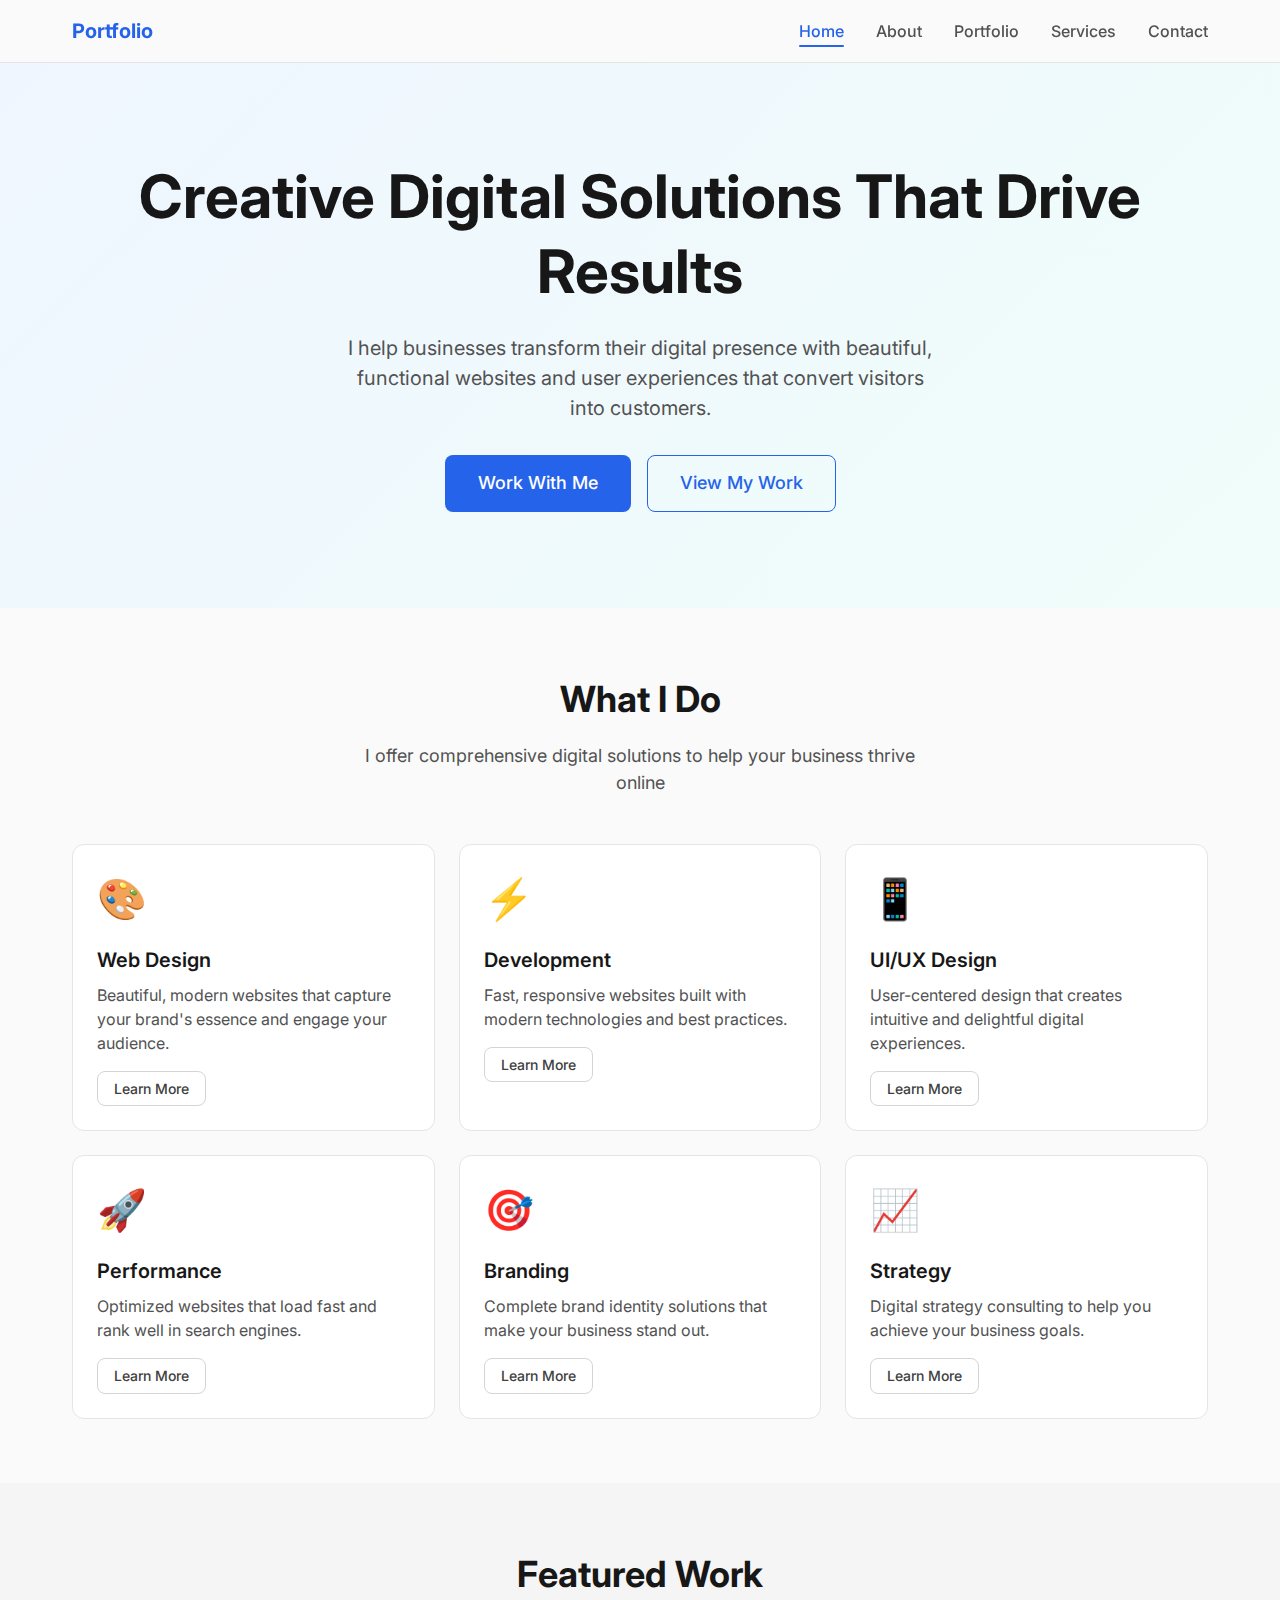
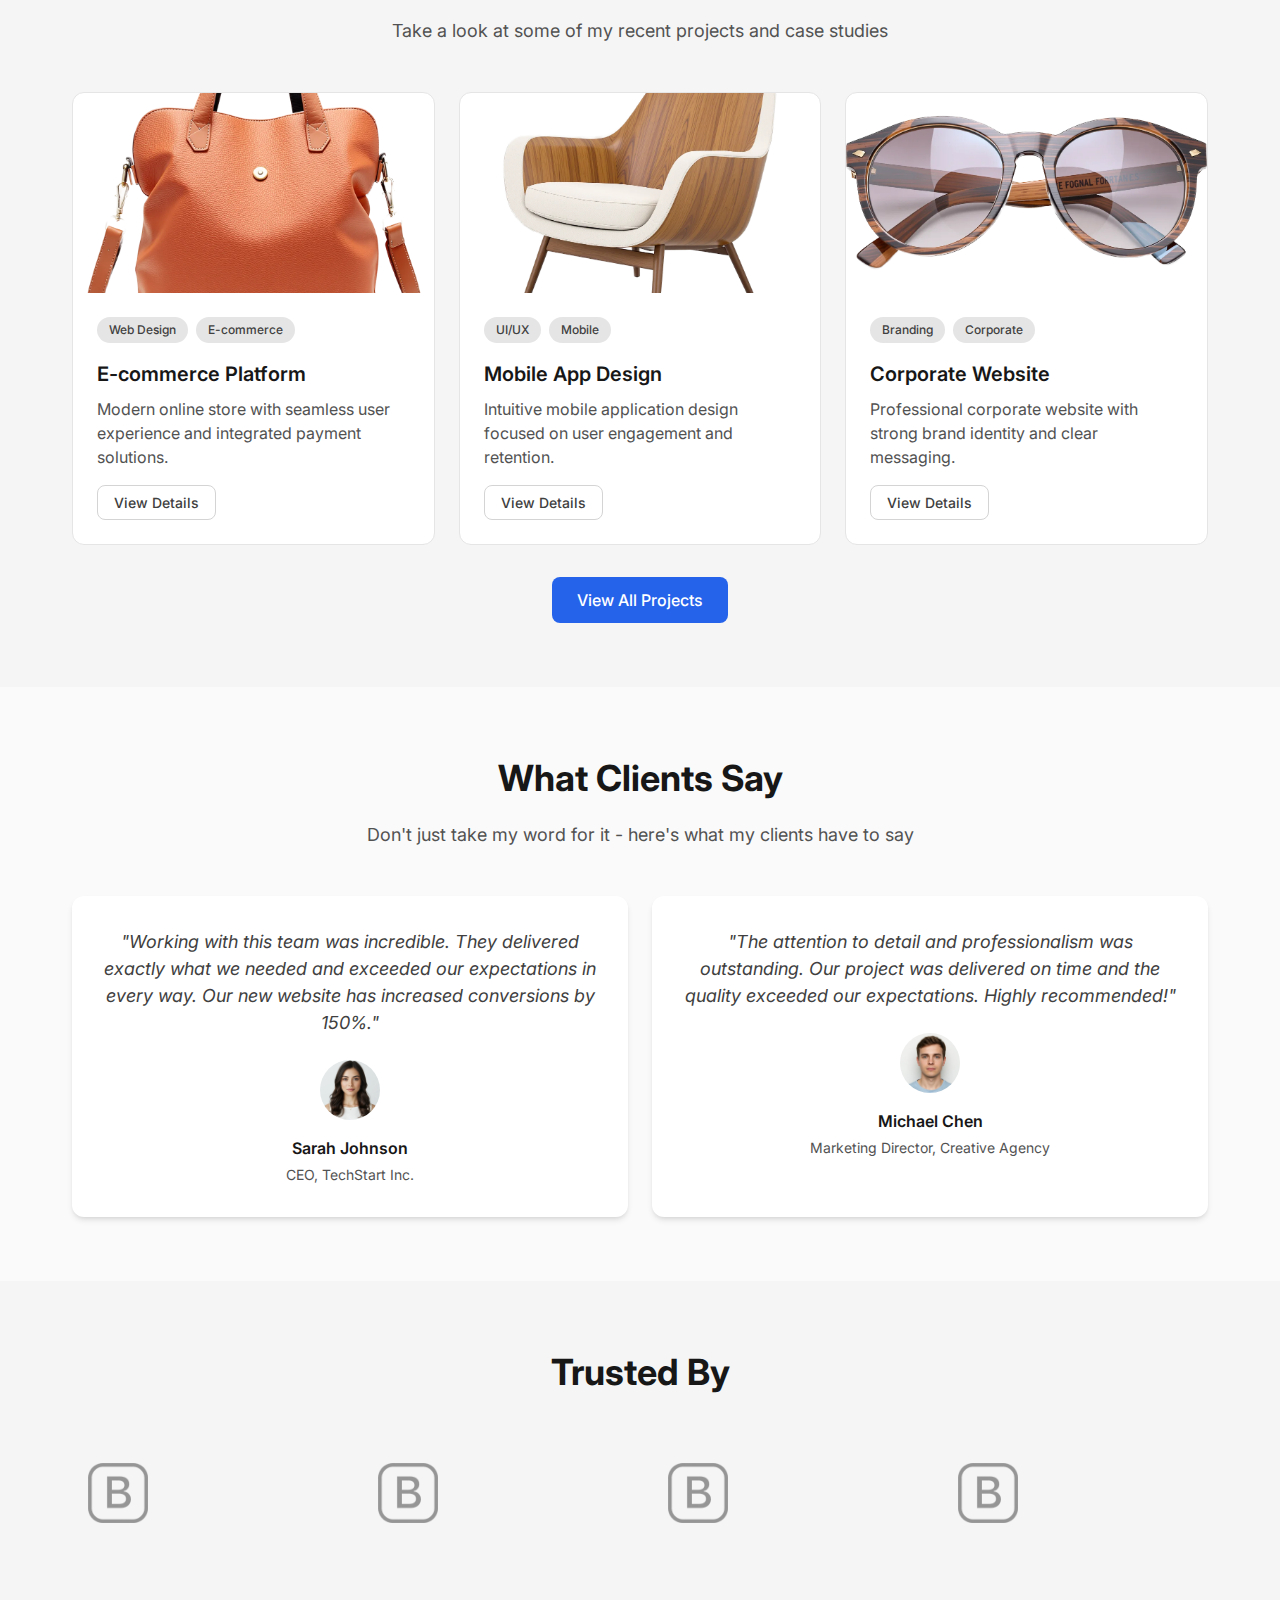
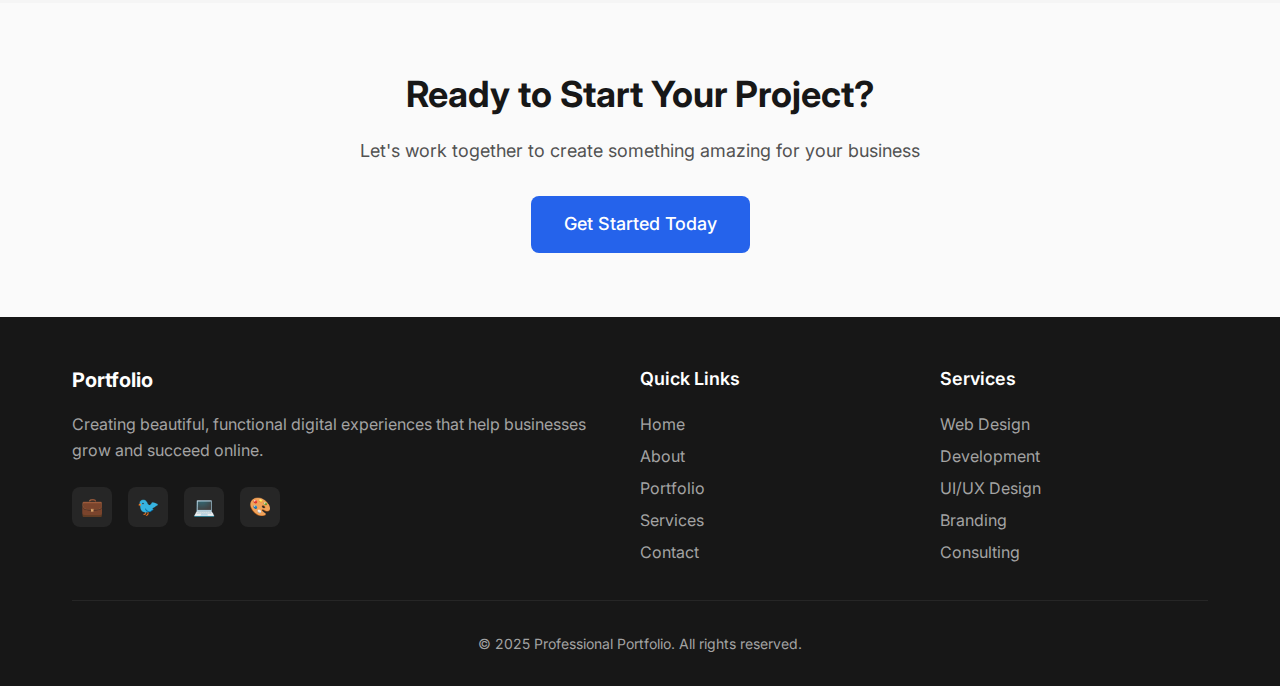
<file: index.html>
<!DOCTYPE html>
<html lang="en">
<head>
    <meta charset="UTF-8">
    <meta name="viewport" content="width=device-width, initial-scale=1.0">
    <title>Professional Portfolio - Creative Digital Solutions</title>
    <meta name="description" content="Professional web design and development services. Creating beautiful, functional websites that drive results for your business.">
    <meta name="keywords" content="web design, web development, UI/UX design, portfolio, digital solutions">
    <meta name="author" content="Your Name">
    
    <!-- Open Graph / Facebook -->
    <meta property="og:type" content="website">
    <meta property="og:url" content="https://yourwebsite.com/">
    <meta property="og:title" content="Professional Portfolio - Creative Digital Solutions">
    <meta property="og:description" content="Professional web design and development services. Creating beautiful, functional websites that drive results for your business.">
    <meta property="og:image" content="https://yourwebsite.com/assets/img/og-image.jpg">

    <!-- Twitter -->
    <meta property="twitter:card" content="summary_large_image">
    <meta property="twitter:url" content="https://yourwebsite.com/">
    <meta property="twitter:title" content="Professional Portfolio - Creative Digital Solutions">
    <meta property="twitter:description" content="Professional web design and development services. Creating beautiful, functional websites that drive results for your business.">
    <meta property="twitter:image" content="https://yourwebsite.com/assets/img/og-image.jpg">

    <!-- Canonical URL -->
    <link rel="canonical" href="https://yourwebsite.com/">
    
    <!-- Favicon -->
    <link rel="icon" type="image/png" href="favicon.png">
    
    <!-- Preload critical assets -->
    <link rel="preload" href="assets/css/main.css" as="style">
    <link rel="preload" href="https://fonts.googleapis.com/css2?family=Inter:wght@400;500;600;700&display=swap" as="style">
    
    <!-- Stylesheets -->
    <link href="https://fonts.googleapis.com/css2?family=Inter:wght@400;500;600;700&display=swap" rel="stylesheet">
    <link rel="stylesheet" href="assets/css/main.css">

    <!-- JSON-LD Schema -->
    <script type="application/ld+json">
    {
      "@context": "https://schema.org",
      "@type": "Organization",
      "name": "Professional Portfolio",
      "url": "https://yourwebsite.com",
      "logo": "https://yourwebsite.com/assets/img/logo.png",
      "description": "Professional web design and development services",
      "address": {
        "@type": "PostalAddress",
        "streetAddress": "123 Business Street",
        "addressLocality": "City",
        "addressRegion": "State",
        "postalCode": "12345",
        "addressCountry": "US"
      },
      "contactPoint": {
        "@type": "ContactPoint",
        "telephone": "+1-555-123-4567",
        "contactType": "customer service"
      }
    }
    </script>
</head>
<body>
    <!-- Skip to content link -->
    <a href="#main-content" class="skip-to-content">Skip to main content</a>

    <!-- Header -->
    <header class="header">
        <div class="container">
            <nav class="nav">
                <a href="index.html" class="nav__logo">Portfolio</a>
                
                <ul class="nav__menu">
                    <li><a href="index.html" class="nav__link">Home</a></li>
                    <li><a href="about.html" class="nav__link">About</a></li>
                    <li><a href="portfolio.html" class="nav__link">Portfolio</a></li>
                    <li><a href="services.html" class="nav__link">Services</a></li>
                    <li><a href="contact.html" class="nav__link">Contact</a></li>
                </ul>

                <button class="nav__toggle" aria-expanded="false" aria-label="Open menu">
                    <span class="nav__toggle-icon"></span>
                </button>
            </nav>
        </div>

        <!-- Mobile Menu -->
        <div class="nav__mobile">
            <ul class="nav__mobile-menu">
                <li class="nav__mobile-item">
                    <a href="index.html" class="nav__mobile-link">Home</a>
                </li>
                <li class="nav__mobile-item">
                    <a href="about.html" class="nav__mobile-link">About</a>
                </li>
                <li class="nav__mobile-item">
                    <a href="portfolio.html" class="nav__mobile-link">Portfolio</a>
                </li>
                <li class="nav__mobile-item">
                    <a href="services.html" class="nav__mobile-link">Services</a>
                </li>
                <li class="nav__mobile-item">
                    <a href="contact.html" class="nav__mobile-link">Contact</a>
                </li>
            </ul>
        </div>
    </header>

    <!-- Main Content -->
    <main id="main-content">
        <!-- Hero Section -->
        <section class="hero">
            <div class="container">
                <h1 class="hero__title">Creative Digital Solutions That Drive Results</h1>
                <p class="hero__subtitle">
                    I help businesses transform their digital presence with beautiful, functional websites 
                    and user experiences that convert visitors into customers.
                </p>
                <div class="hero__actions">
                    <a href="contact.html" class="btn btn--primary btn--lg">Work With Me</a>
                    <a href="portfolio.html" class="btn btn--secondary btn--lg">View My Work</a>
                </div>
            </div>
        </section>

        <!-- Featured Services -->
        <section class="section">
            <div class="container">
                <div class="section__header">
                    <h2 class="section__title">What I Do</h2>
                    <p class="section__subtitle">
                        I offer comprehensive digital solutions to help your business thrive online
                    </p>
                </div>

                <div class="grid grid--3">
                    <div class="card">
                        <div class="card__content">
                            <div style="font-size: 2.5rem; color: var(--color-primary-600); margin-bottom: var(--space-4);">🎨</div>
                            <h3 class="card__title">Web Design</h3>
                            <p class="card__description">
                                Beautiful, modern websites that capture your brand's essence and engage your audience.
                            </p>
                            <div class="card__footer">
                                <a href="services.html" class="btn btn--outline btn--sm">Learn More</a>
                            </div>
                        </div>
                    </div>

                    <div class="card">
                        <div class="card__content">
                            <div style="font-size: 2.5rem; color: var(--color-primary-600); margin-bottom: var(--space-4);">⚡</div>
                            <h3 class="card__title">Development</h3>
                            <p class="card__description">
                                Fast, responsive websites built with modern technologies and best practices.
                            </p>
                            <div class="card__footer">
                                <a href="services.html" class="btn btn--outline btn--sm">Learn More</a>
                            </div>
                        </div>
                    </div>

                    <div class="card">
                        <div class="card__content">
                            <div style="font-size: 2.5rem; color: var(--color-primary-600); margin-bottom: var(--space-4);">📱</div>
                            <h3 class="card__title">UI/UX Design</h3>
                            <p class="card__description">
                                User-centered design that creates intuitive and delightful digital experiences.
                            </p>
                            <div class="card__footer">
                                <a href="services.html" class="btn btn--outline btn--sm">Learn More</a>
                            </div>
                        </div>
                    </div>

                    <div class="card">
                        <div class="card__content">
                            <div style="font-size: 2.5rem; color: var(--color-primary-600); margin-bottom: var(--space-4);">🚀</div>
                            <h3 class="card__title">Performance</h3>
                            <p class="card__description">
                                Optimized websites that load fast and rank well in search engines.
                            </p>
                            <div class="card__footer">
                                <a href="services.html" class="btn btn--outline btn--sm">Learn More</a>
                            </div>
                        </div>
                    </div>

                    <div class="card">
                        <div class="card__content">
                            <div style="font-size: 2.5rem; color: var(--color-primary-600); margin-bottom: var(--space-4);">🎯</div>
                            <h3 class="card__title">Branding</h3>
                            <p class="card__description">
                                Complete brand identity solutions that make your business stand out.
                            </p>
                            <div class="card__footer">
                                <a href="services.html" class="btn btn--outline btn--sm">Learn More</a>
                            </div>
                        </div>
                    </div>

                    <div class="card">
                        <div class="card__content">
                            <div style="font-size: 2.5rem; color: var(--color-primary-600); margin-bottom: var(--space-4);">📈</div>
                            <h3 class="card__title">Strategy</h3>
                            <p class="card__description">
                                Digital strategy consulting to help you achieve your business goals.
                            </p>
                            <div class="card__footer">
                                <a href="services.html" class="btn btn--outline btn--sm">Learn More</a>
                            </div>
                        </div>
                    </div>
                </div>
            </div>
        </section>

        <!-- Featured Portfolio -->
        <section class="section section--gray">
            <div class="container">
                <div class="section__header">
                    <h2 class="section__title">Featured Work</h2>
                    <p class="section__subtitle">
                        Take a look at some of my recent projects and case studies
                    </p>
                </div>

                <div class="grid grid--3">
                    <div class="card">
                        <img src="assets/img/product/product-1.webp" alt="E-commerce Website Project" class="card__image" loading="lazy">
                        <div class="card__content">
                            <div class="tags">
                                <span class="tag">Web Design</span>
                                <span class="tag">E-commerce</span>
                            </div>
                            <h3 class="card__title">E-commerce Platform</h3>
                            <p class="card__description">
                                Modern online store with seamless user experience and integrated payment solutions.
                            </p>
                            <div class="card__footer">
                                <a href="portfolio.html" class="btn btn--outline btn--sm">View Details</a>
                            </div>
                        </div>
                    </div>

                    <div class="card">
                        <img src="assets/img/product/product-2.webp" alt="Mobile App Design Project" class="card__image" loading="lazy">
                        <div class="card__content">
                            <div class="tags">
                                <span class="tag">UI/UX</span>
                                <span class="tag">Mobile</span>
                            </div>
                            <h3 class="card__title">Mobile App Design</h3>
                            <p class="card__description">
                                Intuitive mobile application design focused on user engagement and retention.
                            </p>
                            <div class="card__footer">
                                <a href="portfolio.html" class="btn btn--outline btn--sm">View Details</a>
                            </div>
                        </div>
                    </div>

                    <div class="card">
                        <img src="assets/img/product/product-3.webp" alt="Corporate Website Project" class="card__image" loading="lazy">
                        <div class="card__content">
                            <div class="tags">
                                <span class="tag">Branding</span>
                                <span class="tag">Corporate</span>
                            </div>
                            <h3 class="card__title">Corporate Website</h3>
                            <p class="card__description">
                                Professional corporate website with strong brand identity and clear messaging.
                            </p>
                            <div class="card__footer">
                                <a href="portfolio.html" class="btn btn--outline btn--sm">View Details</a>
                            </div>
                        </div>
                    </div>
                </div>

                <div class="text-center" style="margin-top: var(--space-8);">
                    <a href="portfolio.html" class="btn btn--primary">View All Projects</a>
                </div>
            </div>
        </section>

        <!-- Testimonials -->
        <section class="section">
            <div class="container">
                <div class="section__header">
                    <h2 class="section__title">What Clients Say</h2>
                    <p class="section__subtitle">
                        Don't just take my word for it - here's what my clients have to say
                    </p>
                </div>

                <div class="grid grid--2">
                    <div class="testimonial">
                        <p class="testimonial__quote">
                            "Working with this team was incredible. They delivered exactly what we needed 
                            and exceeded our expectations in every way. Our new website has increased 
                            conversions by 150%."
                        </p>
                        <img src="assets/img/person/person-f-1.webp" alt="Sarah Johnson" class="testimonial__avatar" loading="lazy">
                        <div class="testimonial__name">Sarah Johnson</div>
                        <div class="testimonial__title">CEO, TechStart Inc.</div>
                    </div>

                    <div class="testimonial">
                        <p class="testimonial__quote">
                            "The attention to detail and professionalism was outstanding. Our project 
                            was delivered on time and the quality exceeded our expectations. Highly 
                            recommended!"
                        </p>
                        <img src="assets/img/person/person-m-5.webp" alt="Michael Chen" class="testimonial__avatar" loading="lazy">
                        <div class="testimonial__name">Michael Chen</div>
                        <div class="testimonial__title">Marketing Director, Creative Agency</div>
                    </div>
                </div>
            </div>
        </section>

        <!-- Client Logos -->
        <section class="section section--gray">
            <div class="container">
                <div class="section__header">
                    <h2 class="section__title">Trusted By</h2>
                </div>

                <div class="grid grid--4" style="align-items: center; opacity: 0.6;">
                    <div style="text-align: center; padding: var(--space-4);">
                        <img src="assets/img/logo.webp" alt="Client Logo 1" style="max-height: 60px; filter: grayscale(100%);" loading="lazy">
                    </div>
                    <div style="text-align: center; padding: var(--space-4);">
                        <img src="assets/img/logo.webp" alt="Client Logo 2" style="max-height: 60px; filter: grayscale(100%);" loading="lazy">
                    </div>
                    <div style="text-align: center; padding: var(--space-4);">
                        <img src="assets/img/logo.webp" alt="Client Logo 3" style="max-height: 60px; filter: grayscale(100%);" loading="lazy">
                    </div>
                    <div style="text-align: center; padding: var(--space-4);">
                        <img src="assets/img/logo.webp" alt="Client Logo 4" style="max-height: 60px; filter: grayscale(100%);" loading="lazy">
                    </div>
                </div>
            </div>
        </section>

        <!-- CTA Section -->
        <section class="section">
            <div class="container">
                <div class="text-center">
                    <h2 class="section__title">Ready to Start Your Project?</h2>
                    <p class="section__subtitle">
                        Let's work together to create something amazing for your business
                    </p>
                    <div style="margin-top: var(--space-8);">
                        <a href="contact.html" class="btn btn--primary btn--lg">Get Started Today</a>
                    </div>
                </div>
            </div>
        </section>
    </main>

    <!-- Footer -->
    <footer class="footer">
        <div class="container">
            <div class="footer__content">
                <div>
                    <div class="footer__brand">Portfolio</div>
                    <p class="footer__description">
                        Creating beautiful, functional digital experiences that help businesses grow and succeed online.
                    </p>
                    <div class="footer__social">
                        <a href="#" class="footer__social-link" aria-label="LinkedIn">
                            <span style="font-size: 18px;">💼</span>
                        </a>
                        <a href="#" class="footer__social-link" aria-label="Twitter">
                            <span style="font-size: 18px;">🐦</span>
                        </a>
                        <a href="#" class="footer__social-link" aria-label="GitHub">
                            <span style="font-size: 18px;">💻</span>
                        </a>
                        <a href="#" class="footer__social-link" aria-label="Dribbble">
                            <span style="font-size: 18px;">🎨</span>
                        </a>
                    </div>
                </div>

                <div>
                    <h3 class="footer__title">Quick Links</h3>
                    <ul class="footer__links">
                        <li><a href="index.html" class="footer__link">Home</a></li>
                        <li><a href="about.html" class="footer__link">About</a></li>
                        <li><a href="portfolio.html" class="footer__link">Portfolio</a></li>
                        <li><a href="services.html" class="footer__link">Services</a></li>
                        <li><a href="contact.html" class="footer__link">Contact</a></li>
                    </ul>
                </div>

                <div>
                    <h3 class="footer__title">Services</h3>
                    <ul class="footer__links">
                        <li><a href="services.html" class="footer__link">Web Design</a></li>
                        <li><a href="services.html" class="footer__link">Development</a></li>
                        <li><a href="services.html" class="footer__link">UI/UX Design</a></li>
                        <li><a href="services.html" class="footer__link">Branding</a></li>
                        <li><a href="services.html" class="footer__link">Consulting</a></li>
                    </ul>
                </div>
            </div>

            <div class="footer__bottom">
                <p>&copy; 2025 Professional Portfolio. All rights reserved.</p>
            </div>
        </div>
    </footer>

    <!-- Scripts -->
    <script src="assets/js/main.js" defer></script>
</body>
</html>
</file>
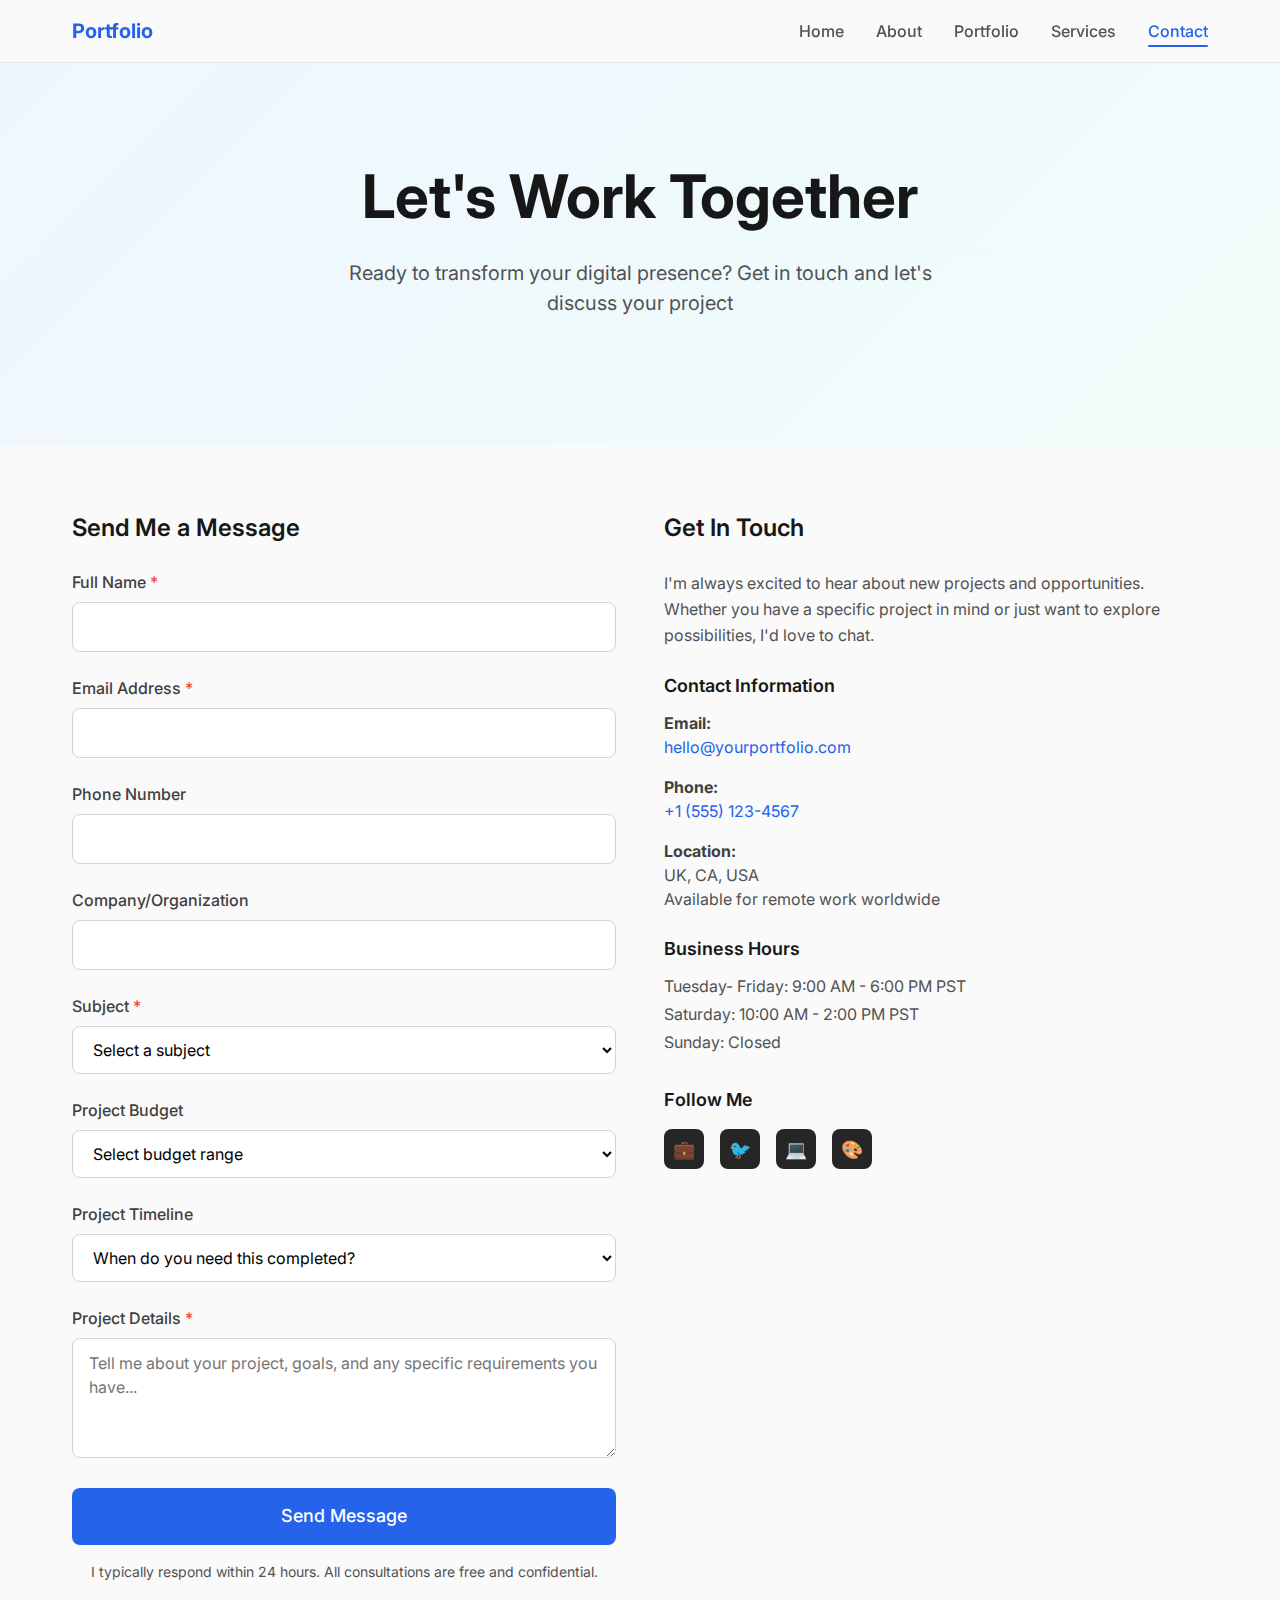
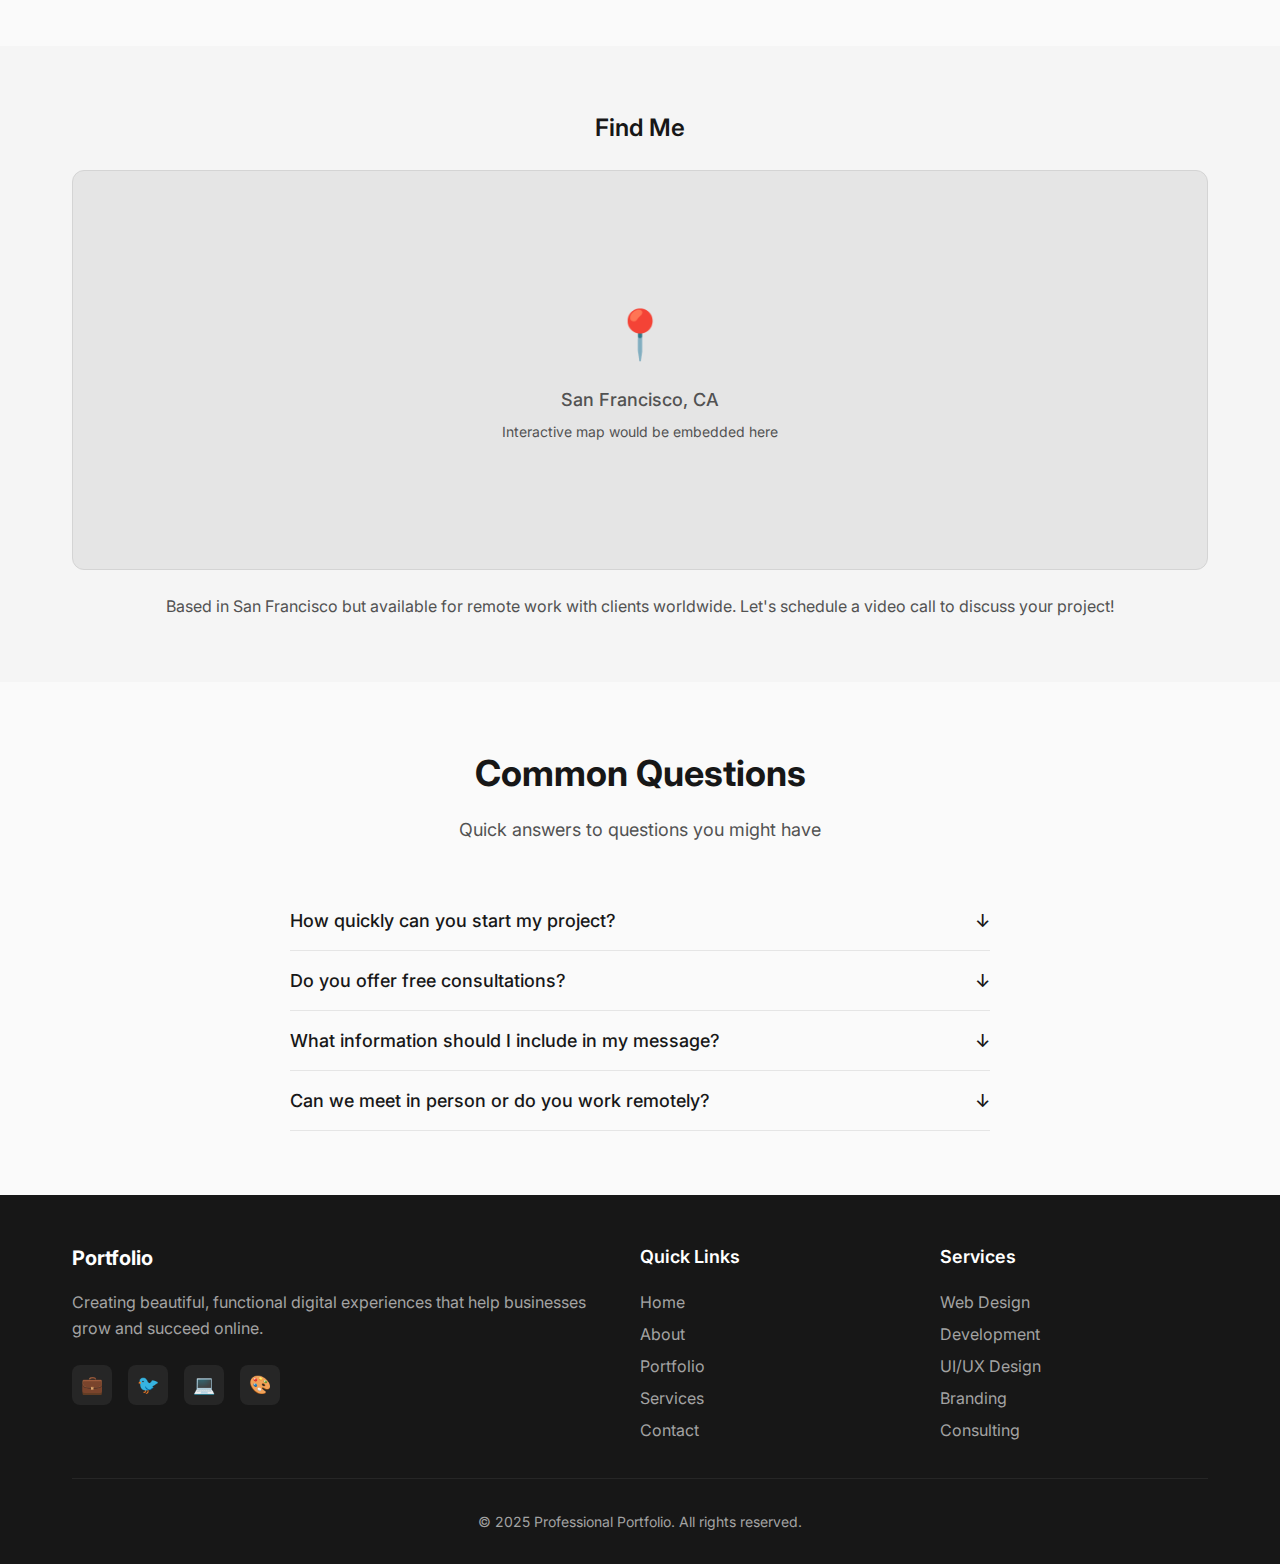
<file: contact.html>
<!DOCTYPE html>
<html lang="en">
<head>
    <meta charset="UTF-8">
    <meta name="viewport" content="width=device-width, initial-scale=1.0">
    <title>Contact - Get In Touch for Your Next Project</title>
    <meta name="description" content="Get in touch to discuss your web design and development project. Free consultation and competitive quotes available.">
    <link rel="canonical" href="https://yourwebsite.com/contact.html">
    <link rel="icon" type="image/x-icon" href="favicon.ico">
    <link href="https://fonts.googleapis.com/css2?family=Inter:wght@400;500;600;700&display=swap" rel="stylesheet">
    <link rel="stylesheet" href="assets/css/main.css">
</head>
<body>
    <a href="#main-content" class="skip-to-content">Skip to main content</a>

    <header class="header">
        <div class="container">
            <nav class="nav">
                <a href="index.html" class="nav__logo">Portfolio</a>
                
                <ul class="nav__menu">
                    <li><a href="index.html" class="nav__link">Home</a></li>
                    <li><a href="about.html" class="nav__link">About</a></li>
                    <li><a href="portfolio.html" class="nav__link">Portfolio</a></li>
                    <li><a href="services.html" class="nav__link">Services</a></li>
                    <li><a href="contact.html" class="nav__link">Contact</a></li>
                </ul>

                <button class="nav__toggle" aria-expanded="false" aria-label="Open menu">
                    <span class="nav__toggle-icon"></span>
                </button>
            </nav>
        </div>

        <div class="nav__mobile">
            <ul class="nav__mobile-menu">
                <li class="nav__mobile-item">
                    <a href="index.html" class="nav__mobile-link">Home</a>
                </li>
                <li class="nav__mobile-item">
                    <a href="about.html" class="nav__mobile-link">About</a>
                </li>
                <li class="nav__mobile-item">
                    <a href="portfolio.html" class="nav__mobile-link">Portfolio</a>
                </li>
                <li class="nav__mobile-item">
                    <a href="services.html" class="nav__mobile-link">Services</a>
                </li>
                <li class="nav__mobile-item">
                    <a href="contact.html" class="nav__mobile-link">Contact</a>
                </li>
            </ul>
        </div>
    </header>

    <main id="main-content">
        <!-- Page Header -->
        <section class="hero">
            <div class="container">
                <h1 class="hero__title">Let's Work Together</h1>
                <p class="hero__subtitle">
                    Ready to transform your digital presence? Get in touch and let's discuss your project
                </p>
            </div>
        </section>

        <!-- Contact Section -->
        <section class="section">
            <div class="container">
                <div class="grid grid--2" style="gap: var(--space-12); align-items: flex-start;">
                    <!-- Contact Form -->
                    <div>
                        <h2 style="font-size: var(--font-size-2xl); font-weight: var(--font-weight-semibold); margin-bottom: var(--space-6); color: var(--color-neutral-900);">Send Me a Message</h2>
                        
                        <form class="form" id="contact-form" novalidate>
                            <div class="form__group">
                                <label for="name" class="form__label">
                                    Full Name <span style="color: var(--color-error);">*</span>
                                </label>
                                <input type="text" id="name" name="name" class="form__input" required aria-describedby="name-error">
                            </div>

                            <div class="form__group">
                                <label for="email" class="form__label">
                                    Email Address <span style="color: var(--color-error);">*</span>
                                </label>
                                <input type="email" id="email" name="email" class="form__input" required aria-describedby="email-error">
                            </div>

                            <div class="form__group">
                                <label for="phone" class="form__label">Phone Number</label>
                                <input type="tel" id="phone" name="phone" class="form__input">
                            </div>

                            <div class="form__group">
                                <label for="company" class="form__label">Company/Organization</label>
                                <input type="text" id="company" name="company" class="form__input">
                            </div>

                            <div class="form__group">
                                <label for="subject" class="form__label">
                                    Subject <span style="color: var(--color-error);">*</span>
                                </label>
                                <select id="subject" name="subject" class="form__select" required>
                                    <option value="">Select a subject</option>
                                    <option value="web-design">Web Design</option>
                                    <option value="web-development">Web Development</option>
                                    <option value="ui-ux-design">UI/UX Design</option>
                                    <option value="e-commerce">E-commerce</option>
                                    <option value="branding">Branding</option>
                                    <option value="consultation">Free Consultation</option>
                                    <option value="maintenance">Website Maintenance</option>
                                    <option value="other">Other</option>
                                </select>
                            </div>

                            <div class="form__group">
                                <label for="budget" class="form__label">Project Budget</label>
                                <select id="budget" name="budget" class="form__select">
                                    <option value="">Select budget range</option>
                                    <option value="under-2k">Under $2,000</option>
                                    <option value="2k-5k">$2,000 - $5,000</option>
                                    <option value="5k-10k">$5,000 - $10,000</option>
                                    <option value="10k-25k">$10,000 - $25,000</option>
                                    <option value="25k-plus">$25,000+</option>
                                    <option value="discuss">Let's discuss</option>
                                </select>
                            </div>

                            <div class="form__group">
                                <label for="timeline" class="form__label">Project Timeline</label>
                                <select id="timeline" name="timeline" class="form__select">
                                    <option value="">When do you need this completed?</option>
                                    <option value="asap">As soon as possible</option>
                                    <option value="1-month">Within 1 month</option>
                                    <option value="2-3-months">2-3 months</option>
                                    <option value="3-6-months">3-6 months</option>
                                    <option value="flexible">I'm flexible</option>
                                </select>
                            </div>

                            <div class="form__group">
                                <label for="message" class="form__label">
                                    Project Details <span style="color: var(--color-error);">*</span>
                                </label>
                                <textarea id="message" name="message" class="form__textarea" required 
                                         placeholder="Tell me about your project, goals, and any specific requirements you have..."
                                         aria-describedby="message-error"></textarea>
                            </div>

                            <button type="submit" class="btn btn--primary btn--lg" style="width: 100%;">
                                Send Message
                            </button>

                            <p style="font-size: var(--font-size-sm); color: var(--color-neutral-600); margin-top: var(--space-4); text-align: center;">
                                I typically respond within 24 hours. All consultations are free and confidential.
                            </p>
                        </form>
                    </div>

                    <!-- Contact Information -->
                    <div>
                        <h2 style="font-size: var(--font-size-2xl); font-weight: var(--font-weight-semibold); margin-bottom: var(--space-6); color: var(--color-neutral-900);">Get In Touch</h2>
                        
                        <div style="margin-bottom: var(--space-8);">
                            <p style="color: var(--color-neutral-600); line-height: var(--line-height-relaxed); margin-bottom: var(--space-6);">
                                I'm always excited to hear about new projects and opportunities. Whether you have a specific 
                                project in mind or just want to explore possibilities, I'd love to chat.
                            </p>

                            <div style="margin-bottom: var(--space-6);">
                                <h3 style="font-size: var(--font-size-lg); font-weight: var(--font-weight-semibold); margin-bottom: var(--space-3); color: var(--color-neutral-900);">Contact Information</h3>
                                
                                <div style="margin-bottom: var(--space-4);">
                                    <strong style="color: var(--color-neutral-700);">Email:</strong><br>
                                    <a href="mailto:hello@yourportfolio.com" style="color: var(--color-primary-600);">hello@yourportfolio.com</a>
                                </div>

                                <div style="margin-bottom: var(--space-4);">
                                    <strong style="color: var(--color-neutral-700);">Phone:</strong><br>
                                    <a href="tel:+1-555-123-4567" style="color: var(--color-primary-600);">+1 (555) 123-4567</a>
                                </div>

                                <div>
                                    <strong style="color: var(--color-neutral-700);">Location:</strong><br>
                                    <span style="color: var(--color-neutral-600);">UK, CA, USA</span><br>
                                    <span style="color: var(--color-neutral-600);">Available for remote work worldwide</span>
                                </div>
                            </div>

                            <div style="margin-bottom: var(--space-8);">
                                <h3 style="font-size: var(--font-size-lg); font-weight: var(--font-weight-semibold); margin-bottom: var(--space-3); color: var(--color-neutral-900);">Business Hours</h3>
                                <div style="color: var(--color-neutral-600);">
                                    <div style="margin-bottom: var(--space-1);">Tuesday- Friday: 9:00 AM - 6:00 PM PST</div>
                                    <div style="margin-bottom: var(--space-1);">Saturday: 10:00 AM - 2:00 PM PST</div>
                                    <div>Sunday: Closed</div>
                                </div>
                            </div>

                            <div>
                                <h3 style="font-size: var(--font-size-lg); font-weight: var(--font-weight-semibold); margin-bottom: var(--space-4); color: var(--color-neutral-900);">Follow Me</h3>
                                <div class="footer__social" style="justify-content: flex-start;">
                                    <a href="#" class="footer__social-link" aria-label="LinkedIn">
                                        <span style="font-size: 18px;">💼</span>
                                    </a>
                                    <a href="#" class="footer__social-link" aria-label="Twitter">
                                        <span style="font-size: 18px;">🐦</span>
                                    </a>
                                    <a href="#" class="footer__social-link" aria-label="GitHub">
                                        <span style="font-size: 18px;">💻</span>
                                    </a>
                                    <a href="#" class="footer__social-link" aria-label="Dribbble">
                                        <span style="font-size: 18px;">🎨</span>
                                    </a>
                                </div>
                            </div>
                        </div>
                    </div>
                </div>
            </div>
        </section>

        <!-- Map Section -->
        <section class="section section--gray">
            <div class="container">
                <h2 style="font-size: var(--font-size-2xl); font-weight: var(--font-weight-semibold); margin-bottom: var(--space-6); color: var(--color-neutral-900); text-align: center;">Find Me</h2>
                
                <!-- Placeholder Map -->
                <div style="width: 100%; height: 400px; background: var(--color-neutral-200); border-radius: var(--radius-xl); display: flex; align-items: center; justify-content: center; border: 1px solid var(--color-neutral-300);">
                    <div style="text-align: center; color: var(--color-neutral-600);">
                        <div style="font-size: 3rem; margin-bottom: var(--space-4);">📍</div>
                        <div style="font-size: var(--font-size-lg); font-weight: var(--font-weight-medium); margin-bottom: var(--space-2);">San Francisco, CA</div>
                        <div style="font-size: var(--font-size-sm);">Interactive map would be embedded here</div>
                    </div>
                </div>
                
                <div style="text-align: center; margin-top: var(--space-6);">
                    <p style="color: var(--color-neutral-600);">
                        Based in San Francisco but available for remote work with clients worldwide. 
                        Let's schedule a video call to discuss your project!
                    </p>
                </div>
            </div>
        </section>

        <!-- FAQ Section -->
        <section class="section">
            <div class="container">
                <div class="section__header">
                    <h2 class="section__title">Common Questions</h2>
                    <p class="section__subtitle">Quick answers to questions you might have</p>
                </div>

                <div style="max-width: 700px; margin: 0 auto;">
                    <div class="accordion">
                        <div class="accordion__item">
                            <button class="accordion__trigger" aria-expanded="false">
                                <span>How quickly can you start my project?</span>
                                <span class="accordion__icon" style="font-size: var(--font-size-lg);">↓</span>
                            </button>
                            <div class="accordion__content">
                                <div class="accordion__body">
                                    I typically have a 1-2 week lead time for new projects, depending on my current workload. 
                                    Rush projects can sometimes be accommodated with a priority fee. I'll give you an exact 
                                    start date during our initial consultation.
                                </div>
                            </div>
                        </div>

                        <div class="accordion__item">
                            <button class="accordion__trigger" aria-expanded="false">
                                <span>Do you offer free consultations?</span>
                                <span class="accordion__icon" style="font-size: var(--font-size-lg);">↓</span>
                            </button>
                            <div class="accordion__content">
                                <div class="accordion__body">
                                    Yes! I offer free 30-minute consultations for all potential projects. This gives us 
                                    time to discuss your goals, timeline, and budget, and for me to provide initial 
                                    recommendations and a project estimate.
                                </div>
                            </div>
                        </div>

                        <div class="accordion__item">
                            <button class="accordion__trigger" aria-expanded="false">
                                <span>What information should I include in my message?</span>
                                <span class="accordion__icon" style="font-size: var(--font-size-lg);">↓</span>
                            </button>
                            <div class="accordion__content">
                                <div class="accordion__body">
                                    Please include details about your business, project goals, target audience, desired 
                                    timeline, and approximate budget. If you have examples of websites or designs you 
                                    like, that's also very helpful. The more information you provide, the better I 
                                    can understand your needs.
                                </div>
                            </div>
                        </div>

                        <div class="accordion__item">
                            <button class="accordion__trigger" aria-expanded="false">
                                <span>Can we meet in person or do you work remotely?</span>
                                <span class="accordion__icon" style="font-size: var(--font-size-lg);">↓</span>
                            </button>
                            <div class="accordion__content">
                                <div class="accordion__body">
                                    I'm happy to meet in person if you're in the San Francisco Bay Area. For clients 
                                    elsewhere, I work entirely remotely using video calls, screen sharing, and modern 
                                    collaboration tools. Many of my best client relationships have been fully remote!
                                </div>
                            </div>
                        </div>
                    </div>
                </div>
            </div>
        </section>
    </main>

    <footer class="footer">
        <div class="container">
            <div class="footer__content">
                <div>
                    <div class="footer__brand">Portfolio</div>
                    <p class="footer__description">
                        Creating beautiful, functional digital experiences that help businesses grow and succeed online.
                    </p>
                    <div class="footer__social">
                        <a href="#" class="footer__social-link" aria-label="LinkedIn">
                            <span style="font-size: 18px;">💼</span>
                        </a>
                        <a href="#" class="footer__social-link" aria-label="Twitter">
                            <span style="font-size: 18px;">🐦</span>
                        </a>
                        <a href="#" class="footer__social-link" aria-label="GitHub">
                            <span style="font-size: 18px;">💻</span>
                        </a>
                        <a href="#" class="footer__social-link" aria-label="Dribbble">
                            <span style="font-size: 18px;">🎨</span>
                        </a>
                    </div>
                </div>

                <div>
                    <h3 class="footer__title">Quick Links</h3>
                    <ul class="footer__links">
                        <li><a href="index.html" class="footer__link">Home</a></li>
                        <li><a href="about.html" class="footer__link">About</a></li>
                        <li><a href="portfolio.html" class="footer__link">Portfolio</a></li>
                        <li><a href="services.html" class="footer__link">Services</a></li>
                        <li><a href="contact.html" class="footer__link">Contact</a></li>
                    </ul>
                </div>

                <div>
                    <h3 class="footer__title">Services</h3>
                    <ul class="footer__links">
                        <li><a href="services.html" class="footer__link">Web Design</a></li>
                        <li><a href="services.html" class="footer__link">Development</a></li>
                        <li><a href="services.html" class="footer__link">UI/UX Design</a></li>
                        <li><a href="services.html" class="footer__link">Branding</a></li>
                        <li><a href="services.html" class="footer__link">Consulting</a></li>
                    </ul>
                </div>
            </div>

            <div class="footer__bottom">
                <p>&copy; 2025 Professional Portfolio. All rights reserved.</p>
            </div>
        </div>
    </footer>

    <script src="assets/js/main.js" defer></script>
</body>
</html>
</file>
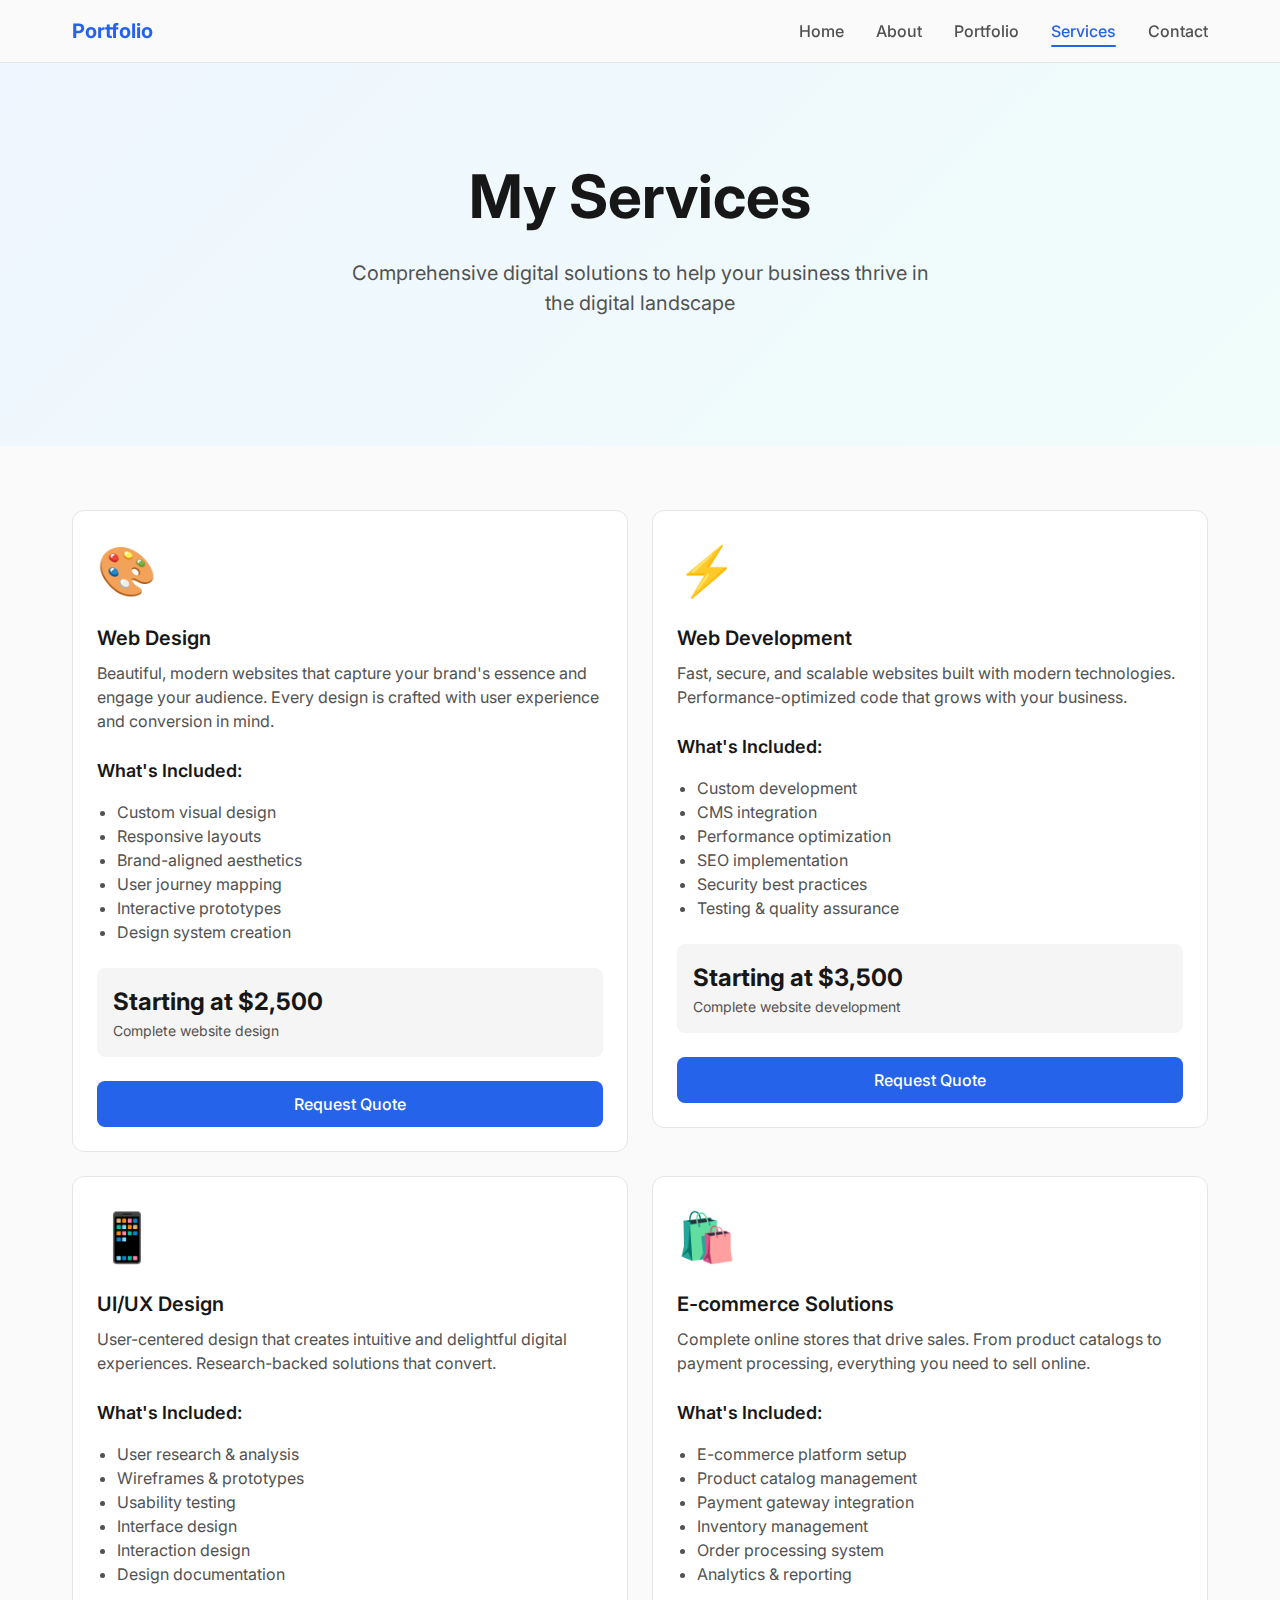
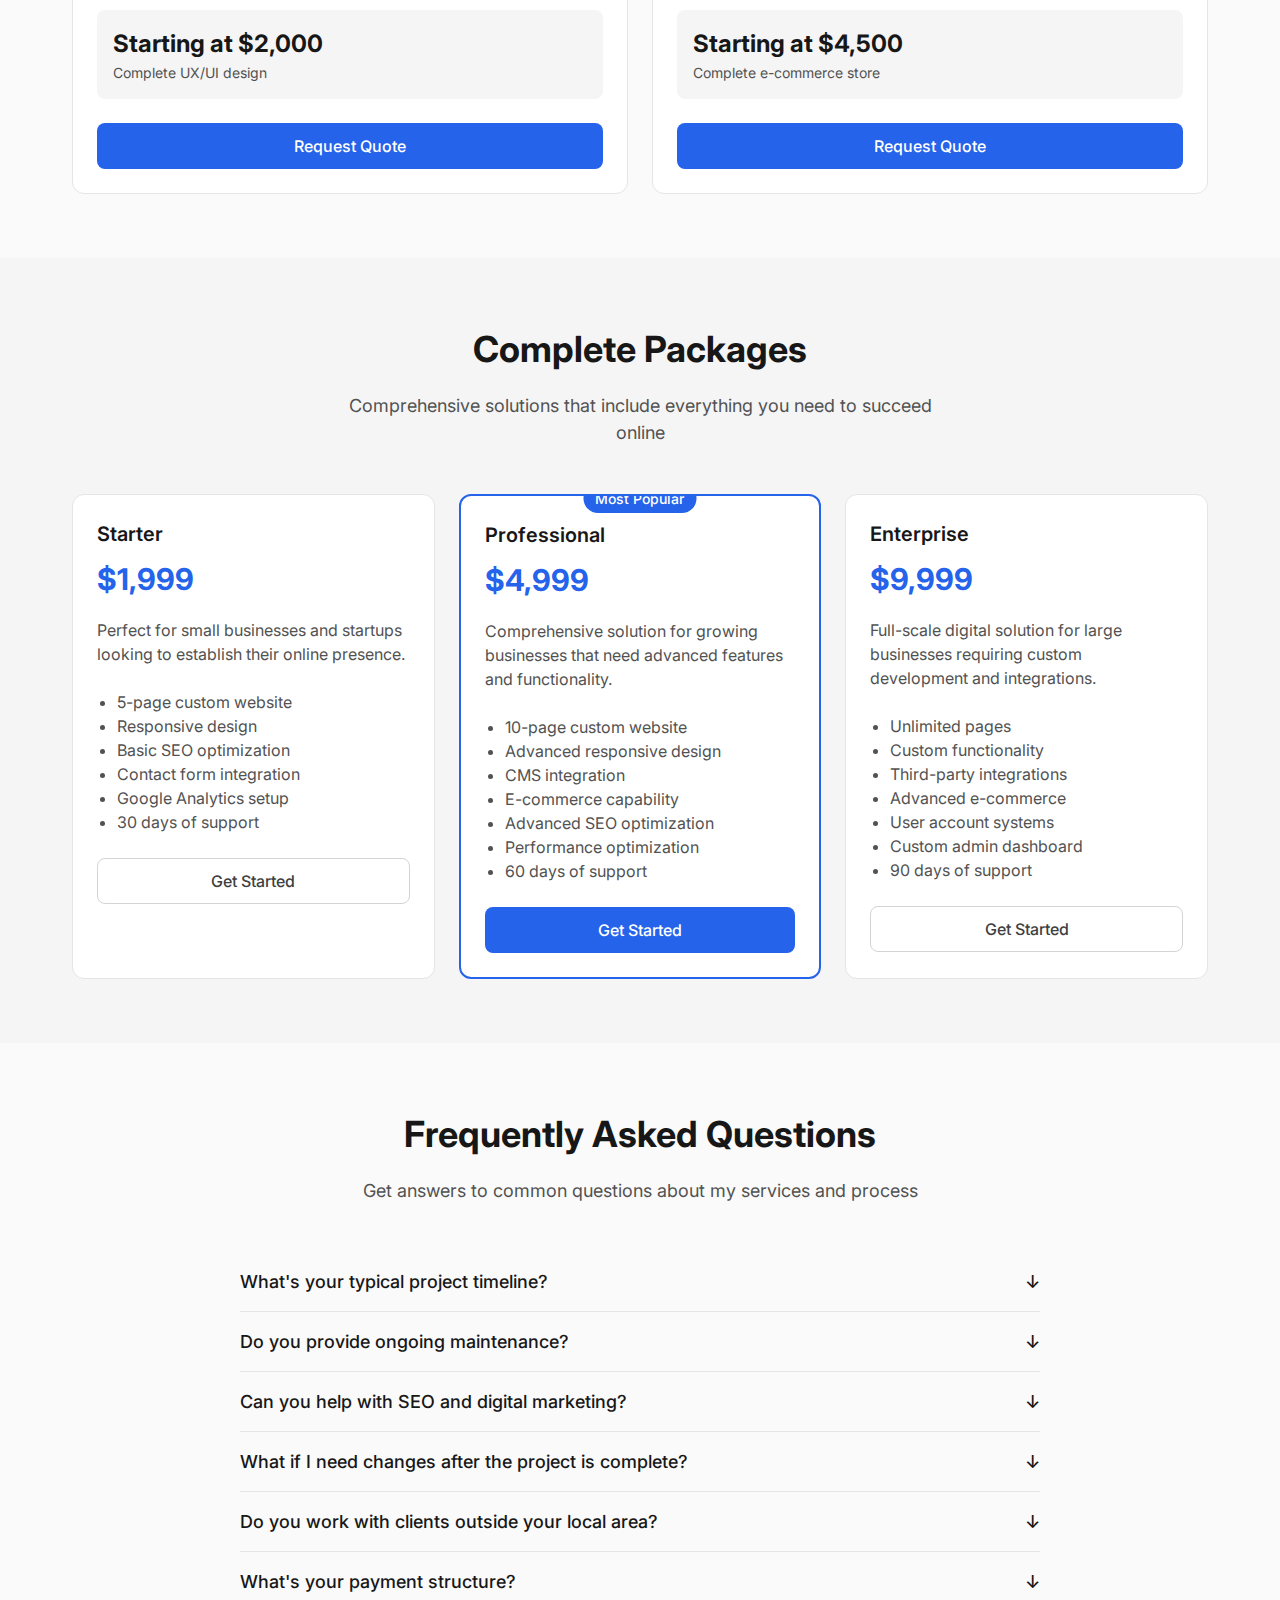
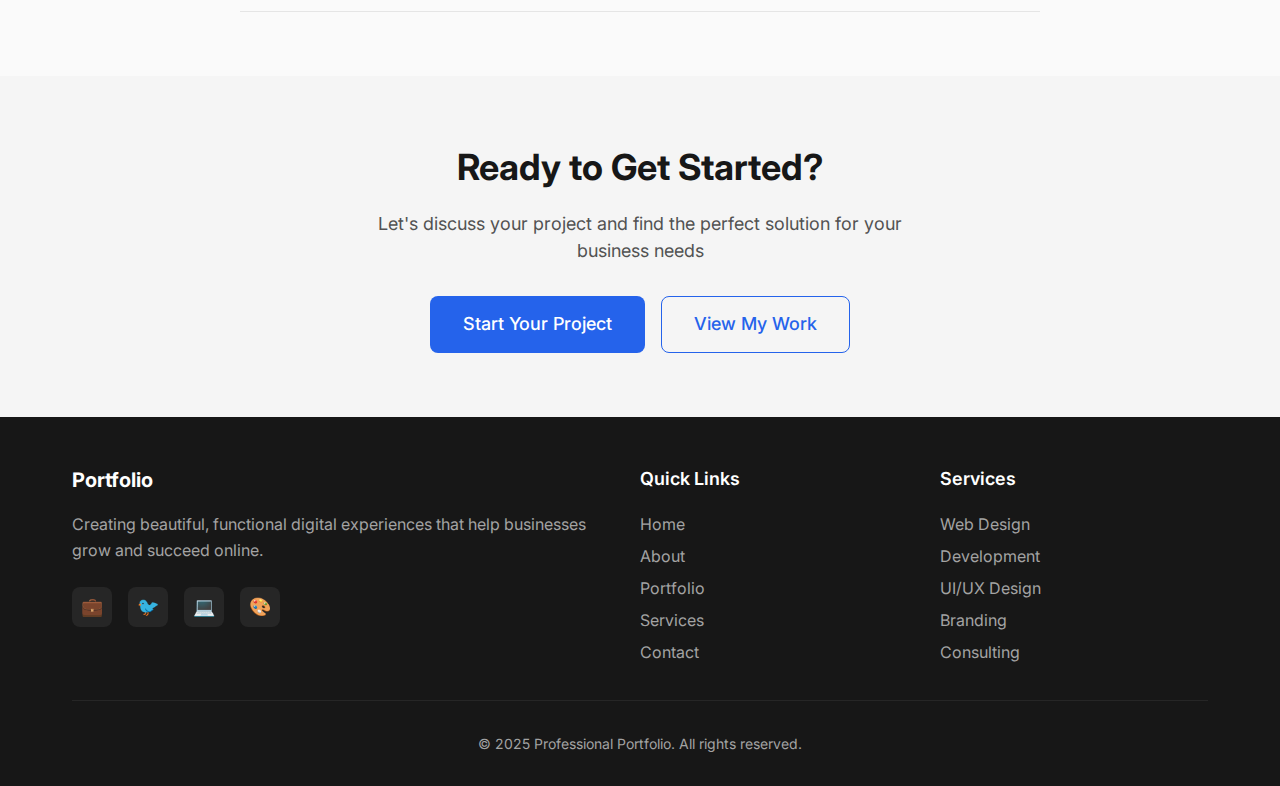
<file: services.html>
<!DOCTYPE html>
<html lang="en">
<head>
    <meta charset="UTF-8">
    <meta name="viewport" content="width=device-width, initial-scale=1.0">
    <title>Services - Professional Web Design & Development</title>
    <meta name="description" content="Professional web design, development, UI/UX design, and digital strategy services. Transform your business with expert digital solutions.">
    <link rel="canonical" href="https://yourwebsite.com/services.html">
    <link rel="icon" type="image/x-icon" href="favicon.ico">
    <link href="https://fonts.googleapis.com/css2?family=Inter:wght@400;500;600;700&display=swap" rel="stylesheet">
    <link rel="stylesheet" href="assets/css/main.css">
</head>
<body>
    <a href="#main-content" class="skip-to-content">Skip to main content</a>

    <header class="header">
        <div class="container">
            <nav class="nav">
                <a href="index.html" class="nav__logo">Portfolio</a>
                
                <ul class="nav__menu">
                    <li><a href="index.html" class="nav__link">Home</a></li>
                    <li><a href="about.html" class="nav__link">About</a></li>
                    <li><a href="portfolio.html" class="nav__link">Portfolio</a></li>
                    <li><a href="services.html" class="nav__link">Services</a></li>
                    <li><a href="contact.html" class="nav__link">Contact</a></li>
                </ul>

                <button class="nav__toggle" aria-expanded="false" aria-label="Open menu">
                    <span class="nav__toggle-icon"></span>
                </button>
            </nav>
        </div>

        <div class="nav__mobile">
            <ul class="nav__mobile-menu">
                <li class="nav__mobile-item">
                    <a href="index.html" class="nav__mobile-link">Home</a>
                </li>
                <li class="nav__mobile-item">
                    <a href="about.html" class="nav__mobile-link">About</a>
                </li>
                <li class="nav__mobile-item">
                    <a href="portfolio.html" class="nav__mobile-link">Portfolio</a>
                </li>
                <li class="nav__mobile-item">
                    <a href="services.html" class="nav__mobile-link">Services</a>
                </li>
                <li class="nav__mobile-item">
                    <a href="contact.html" class="nav__mobile-link">Contact</a>
                </li>
            </ul>
        </div>
    </header>

    <main id="main-content">
        <!-- Page Header -->
        <section class="hero">
            <div class="container">
                <h1 class="hero__title">My Services</h1>
                <p class="hero__subtitle">
                    Comprehensive digital solutions to help your business thrive in the digital landscape
                </p>
            </div>
        </section>

        <!-- Main Services -->
        <section class="section">
            <div class="container">
                <div class="grid grid--2">
                    <!-- Web Design Service -->
                    <div class="card" style="height: fit-content;">
                        <div class="card__content">
                            <div style="font-size: 3rem; color: var(--color-primary-600); margin-bottom: var(--space-4);">🎨</div>
                            <h2 class="card__title">Web Design</h2>
                            <p class="card__description" style="margin-bottom: var(--space-6);">
                                Beautiful, modern websites that capture your brand's essence and engage your audience. Every design is crafted with user experience and conversion in mind.
                            </p>
                            
                            <h3 style="font-size: var(--font-size-lg); font-weight: var(--font-weight-semibold); margin-bottom: var(--space-4); color: var(--color-neutral-900);">What's Included:</h3>
                            <ul style="margin-bottom: var(--space-6); padding-left: var(--space-5); color: var(--color-neutral-600);">
                                <li>Custom visual design</li>
                                <li>Responsive layouts</li>
                                <li>Brand-aligned aesthetics</li>
                                <li>User journey mapping</li>
                                <li>Interactive prototypes</li>
                                <li>Design system creation</li>
                            </ul>

                            <div style="background: var(--color-neutral-100); padding: var(--space-4); border-radius: var(--radius-lg); margin-bottom: var(--space-6);">
                                <div style="font-size: var(--font-size-2xl); font-weight: var(--font-weight-bold); color: var(--color-neutral-900);">Starting at $2,500</div>
                                <div style="font-size: var(--font-size-sm); color: var(--color-neutral-600);">Complete website design</div>
                            </div>

                            <a href="contact.html" class="btn btn--primary" style="width: 100%;">Request Quote</a>
                        </div>
                    </div>

                    <!-- Web Development Service -->
                    <div class="card" style="height: fit-content;">
                        <div class="card__content">
                            <div style="font-size: 3rem; color: var(--color-primary-600); margin-bottom: var(--space-4);">⚡</div>
                            <h2 class="card__title">Web Development</h2>
                            <p class="card__description" style="margin-bottom: var(--space-6);">
                                Fast, secure, and scalable websites built with modern technologies. Performance-optimized code that grows with your business.
                            </p>
                            
                            <h3 style="font-size: var(--font-size-lg); font-weight: var(--font-weight-semibold); margin-bottom: var(--space-4); color: var(--color-neutral-900);">What's Included:</h3>
                            <ul style="margin-bottom: var(--space-6); padding-left: var(--space-5); color: var(--color-neutral-600);">
                                <li>Custom development</li>
                                <li>CMS integration</li>
                                <li>Performance optimization</li>
                                <li>SEO implementation</li>
                                <li>Security best practices</li>
                                <li>Testing & quality assurance</li>
                            </ul>

                            <div style="background: var(--color-neutral-100); padding: var(--space-4); border-radius: var(--radius-lg); margin-bottom: var(--space-6);">
                                <div style="font-size: var(--font-size-2xl); font-weight: var(--font-weight-bold); color: var(--color-neutral-900);">Starting at $3,500</div>
                                <div style="font-size: var(--font-size-sm); color: var(--color-neutral-600);">Complete website development</div>
                            </div>

                            <a href="contact.html" class="btn btn--primary" style="width: 100%;">Request Quote</a>
                        </div>
                    </div>

                    <!-- UI/UX Design Service -->
                    <div class="card" style="height: fit-content;">
                        <div class="card__content">
                            <div style="font-size: 3rem; color: var(--color-primary-600); margin-bottom: var(--space-4);">📱</div>
                            <h2 class="card__title">UI/UX Design</h2>
                            <p class="card__description" style="margin-bottom: var(--space-6);">
                                User-centered design that creates intuitive and delightful digital experiences. Research-backed solutions that convert.
                            </p>
                            
                            <h3 style="font-size: var(--font-size-lg); font-weight: var(--font-weight-semibold); margin-bottom: var(--space-4); color: var(--color-neutral-900);">What's Included:</h3>
                            <ul style="margin-bottom: var(--space-6); padding-left: var(--space-5); color: var(--color-neutral-600);">
                                <li>User research & analysis</li>
                                <li>Wireframes & prototypes</li>
                                <li>Usability testing</li>
                                <li>Interface design</li>
                                <li>Interaction design</li>
                                <li>Design documentation</li>
                            </ul>

                            <div style="background: var(--color-neutral-100); padding: var(--space-4); border-radius: var(--radius-lg); margin-bottom: var(--space-6);">
                                <div style="font-size: var(--font-size-2xl); font-weight: var(--font-weight-bold); color: var(--color-neutral-900);">Starting at $2,000</div>
                                <div style="font-size: var(--font-size-sm); color: var(--color-neutral-600);">Complete UX/UI design</div>
                            </div>

                            <a href="contact.html" class="btn btn--primary" style="width: 100%;">Request Quote</a>
                        </div>
                    </div>

                    <!-- E-commerce Service -->
                    <div class="card" style="height: fit-content;">
                        <div class="card__content">
                            <div style="font-size: 3rem; color: var(--color-primary-600); margin-bottom: var(--space-4);">🛍️</div>
                            <h2 class="card__title">E-commerce Solutions</h2>
                            <p class="card__description" style="margin-bottom: var(--space-6);">
                                Complete online stores that drive sales. From product catalogs to payment processing, everything you need to sell online.
                            </p>
                            
                            <h3 style="font-size: var(--font-size-lg); font-weight: var(--font-weight-semibold); margin-bottom: var(--space-4); color: var(--color-neutral-900);">What's Included:</h3>
                            <ul style="margin-bottom: var(--space-6); padding-left: var(--space-5); color: var(--color-neutral-600);">
                                <li>E-commerce platform setup</li>
                                <li>Product catalog management</li>
                                <li>Payment gateway integration</li>
                                <li>Inventory management</li>
                                <li>Order processing system</li>
                                <li>Analytics & reporting</li>
                            </ul>

                            <div style="background: var(--color-neutral-100); padding: var(--space-4); border-radius: var(--radius-lg); margin-bottom: var(--space-6);">
                                <div style="font-size: var(--font-size-2xl); font-weight: var(--font-weight-bold); color: var(--color-neutral-900);">Starting at $4,500</div>
                                <div style="font-size: var(--font-size-sm); color: var(--color-neutral-600);">Complete e-commerce store</div>
                            </div>

                            <a href="contact.html" class="btn btn--primary" style="width: 100%;">Request Quote</a>
                        </div>
                    </div>
                </div>
            </div>
        </section>

        <!-- Package Options -->
        <section class="section section--gray">
            <div class="container">
                <div class="section__header">
                    <h2 class="section__title">Complete Packages</h2>
                    <p class="section__subtitle">
                        Comprehensive solutions that include everything you need to succeed online
                    </p>
                </div>

                <div class="grid grid--3">
                    <!-- Starter Package -->
                    <div class="card">
                        <div class="card__content">
                            <h3 style="font-size: var(--font-size-xl); font-weight: var(--font-weight-semibold); margin-bottom: var(--space-2); color: var(--color-neutral-900);">Starter</h3>
                            <div style="font-size: var(--font-size-3xl); font-weight: var(--font-weight-bold); color: var(--color-primary-600); margin-bottom: var(--space-4);">$1,999</div>
                            <p style="color: var(--color-neutral-600); margin-bottom: var(--space-6);">Perfect for small businesses and startups looking to establish their online presence.</p>
                            
                            <ul style="margin-bottom: var(--space-6); padding-left: var(--space-5); color: var(--color-neutral-600);">
                                <li>5-page custom website</li>
                                <li>Responsive design</li>
                                <li>Basic SEO optimization</li>
                                <li>Contact form integration</li>
                                <li>Google Analytics setup</li>
                                <li>30 days of support</li>
                            </ul>

                            <a href="contact.html" class="btn btn--outline" style="width: 100%;">Get Started</a>
                        </div>
                    </div>

                    <!-- Professional Package -->
                    <div class="card" style="border: 2px solid var(--color-primary-600); position: relative;">
                        <div style="position: absolute; top: -12px; left: 50%; transform: translateX(-50%); background: var(--color-primary-600); color: white; padding: var(--space-1) var(--space-3); border-radius: var(--radius-full); font-size: var(--font-size-sm); font-weight: var(--font-weight-medium);">Most Popular</div>
                        <div class="card__content">
                            <h3 style="font-size: var(--font-size-xl); font-weight: var(--font-weight-semibold); margin-bottom: var(--space-2); color: var(--color-neutral-900);">Professional</h3>
                            <div style="font-size: var(--font-size-3xl); font-weight: var(--font-weight-bold); color: var(--color-primary-600); margin-bottom: var(--space-4);">$4,999</div>
                            <p style="color: var(--color-neutral-600); margin-bottom: var(--space-6);">Comprehensive solution for growing businesses that need advanced features and functionality.</p>
                            
                            <ul style="margin-bottom: var(--space-6); padding-left: var(--space-5); color: var(--color-neutral-600);">
                                <li>10-page custom website</li>
                                <li>Advanced responsive design</li>
                                <li>CMS integration</li>
                                <li>E-commerce capability</li>
                                <li>Advanced SEO optimization</li>
                                <li>Performance optimization</li>
                                <li>60 days of support</li>
                            </ul>

                            <a href="contact.html" class="btn btn--primary" style="width: 100%;">Get Started</a>
                        </div>
                    </div>

                    <!-- Enterprise Package -->
                    <div class="card">
                        <div class="card__content">
                            <h3 style="font-size: var(--font-size-xl); font-weight: var(--font-weight-semibold); margin-bottom: var(--space-2); color: var(--color-neutral-900);">Enterprise</h3>
                            <div style="font-size: var(--font-size-3xl); font-weight: var(--font-weight-bold); color: var(--color-primary-600); margin-bottom: var(--space-4);">$9,999</div>
                            <p style="color: var(--color-neutral-600); margin-bottom: var(--space-6);">Full-scale digital solution for large businesses requiring custom development and integrations.</p>
                            
                            <ul style="margin-bottom: var(--space-6); padding-left: var(--space-5); color: var(--color-neutral-600);">
                                <li>Unlimited pages</li>
                                <li>Custom functionality</li>
                                <li>Third-party integrations</li>
                                <li>Advanced e-commerce</li>
                                <li>User account systems</li>
                                <li>Custom admin dashboard</li>
                                <li>90 days of support</li>
                            </ul>

                            <a href="contact.html" class="btn btn--outline" style="width: 100%;">Get Started</a>
                        </div>
                    </div>
                </div>
            </div>
        </section>

        <!-- FAQ Section -->
        <section class="section">
            <div class="container">
                <div class="section__header">
                    <h2 class="section__title">Frequently Asked Questions</h2>
                    <p class="section__subtitle">
                        Get answers to common questions about my services and process
                    </p>
                </div>

                <div style="max-width: 800px; margin: 0 auto;">
                    <div class="accordion">
                        <div class="accordion__item">
                            <button class="accordion__trigger" aria-expanded="false">
                                <span>What's your typical project timeline?</span>
                                <span class="accordion__icon" style="font-size: var(--font-size-lg);">↓</span>
                            </button>
                            <div class="accordion__content">
                                <div class="accordion__body">
                                    Project timelines vary based on scope and complexity. A typical 5-page website takes 2-3 weeks, 
                                    while more complex projects with custom functionality can take 6-8 weeks. I always provide 
                                    detailed timelines during the planning phase and keep clients updated throughout the process.
                                </div>
                            </div>
                        </div>

                        <div class="accordion__item">
                            <button class="accordion__trigger" aria-expanded="false">
                                <span>Do you provide ongoing maintenance?</span>
                                <span class="accordion__icon" style="font-size: var(--font-size-lg);">↓</span>
                            </button>
                            <div class="accordion__content">
                                <div class="accordion__body">
                                    Yes, I offer ongoing maintenance packages that include security updates, content updates, 
                                    performance monitoring, and technical support. This ensures your website stays secure, 
                                    up-to-date, and performing optimally.
                                </div>
                            </div>
                        </div>

                        <div class="accordion__item">
                            <button class="accordion__trigger" aria-expanded="false">
                                <span>Can you help with SEO and digital marketing?</span>
                                <span class="accordion__icon" style="font-size: var(--font-size-lg);">↓</span>
                            </button>
                            <div class="accordion__content">
                                <div class="accordion__body">
                                    Absolutely! I include basic SEO optimization in all my projects and offer advanced SEO 
                                    services and digital marketing strategy as add-ons. This includes keyword research, 
                                    content optimization, and performance tracking.
                                </div>
                            </div>
                        </div>

                        <div class="accordion__item">
                            <button class="accordion__trigger" aria-expanded="false">
                                <span>What if I need changes after the project is complete?</span>
                                <span class="accordion__icon" style="font-size: var(--font-size-lg);">↓</span>
                            </button>
                            <div class="accordion__content">
                                <div class="accordion__body">
                                    All projects include a revision period for minor adjustments. For larger changes or new 
                                    features after project completion, I provide detailed quotes and can typically accommodate 
                                    requests quickly based on my current workload.
                                </div>
                            </div>
                        </div>

                        <div class="accordion__item">
                            <button class="accordion__trigger" aria-expanded="false">
                                <span>Do you work with clients outside your local area?</span>
                                <span class="accordion__icon" style="font-size: var(--font-size-lg);">↓</span>
                            </button>
                            <div class="accordion__content">
                                <div class="accordion__body">
                                    Yes, I work with clients globally! I use modern communication tools and project management 
                                    systems to ensure smooth collaboration regardless of location. Most of my client interactions 
                                    happen via video calls, email, and shared workspaces.
                                </div>
                            </div>
                        </div>

                        <div class="accordion__item">
                            <button class="accordion__trigger" aria-expanded="false">
                                <span>What's your payment structure?</span>
                                <span class="accordion__icon" style="font-size: var(--font-size-lg);">↓</span>
                            </button>
                            <div class="accordion__content">
                                <div class="accordion__body">
                                    I typically work with a 50% deposit to start the project and 50% upon completion. 
                                    For larger projects, I can arrange milestone-based payments. I accept various payment 
                                    methods including bank transfers, PayPal, and credit cards.
                                </div>
                            </div>
                        </div>
                    </div>
                </div>
            </div>
        </section>

        <!-- CTA Section -->
        <section class="section section--gray">
            <div class="container">
                <div class="text-center">
                    <h2 class="section__title">Ready to Get Started?</h2>
                    <p class="section__subtitle">
                        Let's discuss your project and find the perfect solution for your business needs
                    </p>
                    <div style="margin-top: var(--space-8); display: flex; gap: var(--space-4); justify-content: center; flex-wrap: wrap;">
                        <a href="contact.html" class="btn btn--primary btn--lg">Start Your Project</a>
                        <a href="portfolio.html" class="btn btn--secondary btn--lg">View My Work</a>
                    </div>
                </div>
            </div>
        </section>
    </main>

    <footer class="footer">
        <div class="container">
            <div class="footer__content">
                <div>
                    <div class="footer__brand">Portfolio</div>
                    <p class="footer__description">
                        Creating beautiful, functional digital experiences that help businesses grow and succeed online.
                    </p>
                    <div class="footer__social">
                        <a href="#" class="footer__social-link" aria-label="LinkedIn">
                            <span style="font-size: 18px;">💼</span>
                        </a>
                        <a href="#" class="footer__social-link" aria-label="Twitter">
                            <span style="font-size: 18px;">🐦</span>
                        </a>
                        <a href="#" class="footer__social-link" aria-label="GitHub">
                            <span style="font-size: 18px;">💻</span>
                        </a>
                        <a href="#" class="footer__social-link" aria-label="Dribbble">
                            <span style="font-size: 18px;">🎨</span>
                        </a>
                    </div>
                </div>

                <div>
                    <h3 class="footer__title">Quick Links</h3>
                    <ul class="footer__links">
                        <li><a href="index.html" class="footer__link">Home</a></li>
                        <li><a href="about.html" class="footer__link">About</a></li>
                        <li><a href="portfolio.html" class="footer__link">Portfolio</a></li>
                        <li><a href="services.html" class="footer__link">Services</a></li>
                        <li><a href="contact.html" class="footer__link">Contact</a></li>
                    </ul>
                </div>

                <div>
                    <h3 class="footer__title">Services</h3>
                    <ul class="footer__links">
                        <li><a href="services.html" class="footer__link">Web Design</a></li>
                        <li><a href="services.html" class="footer__link">Development</a></li>
                        <li><a href="services.html" class="footer__link">UI/UX Design</a></li>
                        <li><a href="services.html" class="footer__link">Branding</a></li>
                        <li><a href="services.html" class="footer__link">Consulting</a></li>
                    </ul>
                </div>
            </div>

            <div class="footer__bottom">
                <p>&copy; 2025 Professional Portfolio. All rights reserved.</p>
            </div>
        </div>
    </footer>

    <script src="assets/js/main.js" defer></script>
</body>
</html>
</file>
<file: assets/css/main.css>
/* CSS Custom Properties (Design System) */
:root {
  /* Colors */
  --color-neutral-50: #fafafa;
  --color-neutral-100: #f5f5f5;
  --color-neutral-200: #e5e5e5;
  --color-neutral-300: #d4d4d4;
  --color-neutral-400: #a3a3a3;
  --color-neutral-500: #737373;
  --color-neutral-600: #525252;
  --color-neutral-700: #404040;
  --color-neutral-800: #262626;
  --color-neutral-900: #171717;
  
  --color-primary-50: #eff6ff;
  --color-primary-100: #dbeafe;
  --color-primary-200: #bfdbfe;
  --color-primary-300: #93c5fd;
  --color-primary-400: #60a5fa;
  --color-primary-500: #5B8DEF;
  --color-primary-600: #2563eb;
  --color-primary-700: #1d4ed8;
  --color-primary-800: #1e40af;
  --color-primary-900: #1e3a8a;
  
  --color-secondary-50: #f0fdfa;
  --color-secondary-100: #ccfbf1;
  --color-secondary-200: #99f6e4;
  --color-secondary-300: #5eead4;
  --color-secondary-400: #2dd4bf;
  --color-secondary-500: #14b8a6;
  --color-secondary-600: #0d9488;
  --color-secondary-700: #0f766e;
  --color-secondary-800: #115e59;
  --color-secondary-900: #134e4a;
  
  --color-success: #10b981;
  --color-warning: #f59e0b;
  --color-error: #ef4444;
  
  /* Typography */
  --font-family-heading: 'Inter', -apple-system, BlinkMacSystemFont, sans-serif;
  --font-family-body: 'Inter', -apple-system, BlinkMacSystemFont, sans-serif;
  
  --font-size-xs: 0.75rem;
  --font-size-sm: 0.875rem;
  --font-size-base: 1rem;
  --font-size-lg: 1.125rem;
  --font-size-xl: 1.25rem;
  --font-size-2xl: 1.5rem;
  --font-size-3xl: 1.875rem;
  --font-size-4xl: 2.25rem;
  --font-size-5xl: 3rem;
  --font-size-6xl: 3.75rem;
  
  --font-weight-normal: 400;
  --font-weight-medium: 500;
  --font-weight-semibold: 600;
  --font-weight-bold: 700;
  
  --line-height-tight: 1.25;
  --line-height-snug: 1.375;
  --line-height-normal: 1.5;
  --line-height-relaxed: 1.625;
  --line-height-loose: 2;
  
  /* Spacing */
  --space-1: 0.25rem;
  --space-2: 0.5rem;
  --space-3: 0.75rem;
  --space-4: 1rem;
  --space-5: 1.25rem;
  --space-6: 1.5rem;
  --space-8: 2rem;
  --space-10: 2.5rem;
  --space-12: 3rem;
  --space-16: 4rem;
  --space-20: 5rem;
  --space-24: 6rem;
  --space-32: 8rem;
  
  /* Border Radius */
  --radius-sm: 0.125rem;
  --radius-base: 0.25rem;
  --radius-md: 0.375rem;
  --radius-lg: 0.5rem;
  --radius-xl: 0.75rem;
  --radius-2xl: 1rem;
  --radius-full: 9999px;
  
  /* Shadows */
  --shadow-sm: 0 1px 2px 0 rgb(0 0 0 / 0.05);
  --shadow-base: 0 1px 3px 0 rgb(0 0 0 / 0.1), 0 1px 2px -1px rgb(0 0 0 / 0.1);
  --shadow-md: 0 4px 6px -1px rgb(0 0 0 / 0.1), 0 2px 4px -2px rgb(0 0 0 / 0.1);
  --shadow-lg: 0 10px 15px -3px rgb(0 0 0 / 0.1), 0 4px 6px -4px rgb(0 0 0 / 0.1);
  --shadow-xl: 0 20px 25px -5px rgb(0 0 0 / 0.1), 0 8px 10px -6px rgb(0 0 0 / 0.1);
  
  /* Z-index */
  --z-dropdown: 1000;
  --z-sticky: 1020;
  --z-fixed: 1030;
  --z-modal-backdrop: 1040;
  --z-modal: 1050;
  --z-popover: 1060;
  --z-tooltip: 1070;
  
  /* Container */
  --container-max-width: 1200px;
  --container-padding: var(--space-4);
  
  /* Transitions */
  --transition-fast: 150ms ease-in-out;
  --transition-base: 250ms ease-in-out;
  --transition-slow: 350ms ease-in-out;
}

/* CSS Reset & Base Styles */
*,
*::before,
*::after {
  box-sizing: border-box;
}

* {
  margin: 0;
  padding: 0;
}

html {
  font-size: 16px;
  scroll-behavior: smooth;
}

@media (prefers-reduced-motion: reduce) {
  html {
    scroll-behavior: auto;
  }
  
  *,
  *::before,
  *::after {
    animation-duration: 0.01ms !important;
    animation-iteration-count: 1 !important;
    transition-duration: 0.01ms !important;
  }
}

body {
  font-family: var(--font-family-body);
  font-size: var(--font-size-base);
  font-weight: var(--font-weight-normal);
  line-height: var(--line-height-normal);
  color: var(--color-neutral-800);
  background-color: var(--color-neutral-50);
  -webkit-font-smoothing: antialiased;
  -moz-osx-font-smoothing: grayscale;
}

img,
picture,
video,
canvas,
svg {
  display: block;
  max-width: 100%;
  height: auto;
}

input,
button,
textarea,
select {
  font: inherit;
}

button {
  cursor: pointer;
}

a {
  color: inherit;
  text-decoration: none;
}

/* Skip to Content Link */
.skip-to-content {
  position: absolute;
  top: -40px;
  left: var(--space-6);
  background: var(--color-primary-600);
  color: white;
  padding: var(--space-2) var(--space-4);
  border-radius: var(--radius-md);
  text-decoration: none;
  font-weight: var(--font-weight-medium);
  z-index: var(--z-tooltip);
  transition: top var(--transition-base);
}

.skip-to-content:focus {
  top: var(--space-4);
}

/* Layout Components */
.container {
  max-width: var(--container-max-width);
  margin: 0 auto;
  padding: 0 var(--container-padding);
}

@media (min-width: 769px) {
  .container {
    padding: 0 var(--space-6);
  }
}

@media (min-width: 1025px) {
  .container {
    padding: 0 var(--space-8);
  }
}

/* Header & Navigation */
.header {
  position: sticky;
  top: 0;
  background: rgba(250, 250, 250, 0.95);
  backdrop-filter: blur(10px);
  border-bottom: 1px solid var(--color-neutral-200);
  z-index: var(--z-sticky);
  transition: box-shadow var(--transition-base);
}

.header--scrolled {
  box-shadow: var(--shadow-md);
}

.nav {
  display: flex;
  align-items: center;
  justify-content: space-between;
  padding: var(--space-4) 0;
}

.nav__logo {
  font-size: var(--font-size-xl);
  font-weight: var(--font-weight-bold);
  color: var(--color-primary-600);
}

.nav__menu {
  display: none;
  list-style: none;
  align-items: center;
  gap: var(--space-8);
}

@media (min-width: 769px) {
  .nav__menu {
    display: flex;
  }
}

.nav__link {
  font-weight: var(--font-weight-medium);
  color: var(--color-neutral-600);
  transition: color var(--transition-fast);
  position: relative;
}

.nav__link:hover,
.nav__link:focus {
  color: var(--color-primary-600);
}

.nav__link--active {
  color: var(--color-primary-600);
}

.nav__link--active::after {
  content: '';
  position: absolute;
  bottom: -6px;
  left: 0;
  right: 0;
  height: 2px;
  background: var(--color-primary-600);
  border-radius: var(--radius-full);
}

/* Mobile Menu */
.nav__toggle {
  display: flex;
  align-items: center;
  justify-content: center;
  width: 40px;
  height: 40px;
  background: none;
  border: none;
  cursor: pointer;
}

@media (min-width: 769px) {
  .nav__toggle {
    display: none;
  }
}

.nav__toggle-icon {
  width: 24px;
  height: 2px;
  background: var(--color-neutral-700);
  border-radius: var(--radius-full);
  position: relative;
  transition: all var(--transition-base);
}

.nav__toggle-icon::before,
.nav__toggle-icon::after {
  content: '';
  position: absolute;
  width: 24px;
  height: 2px;
  background: var(--color-neutral-700);
  border-radius: var(--radius-full);
  transition: all var(--transition-base);
}

.nav__toggle-icon::before {
  top: -8px;
}

.nav__toggle-icon::after {
  bottom: -8px;
}

.nav__toggle--active .nav__toggle-icon {
  background: transparent;
}

.nav__toggle--active .nav__toggle-icon::before {
  transform: rotate(45deg);
  top: 0;
}

.nav__toggle--active .nav__toggle-icon::after {
  transform: rotate(-45deg);
  bottom: 0;
}

.nav__mobile {
  position: fixed;
  top: 0;
  left: 0;
  right: 0;
  bottom: 0;
  background: var(--color-neutral-50);
  z-index: var(--z-modal);
  transform: translateX(-100%);
  transition: transform var(--transition-base);
  overflow-y: auto;
}

.nav__mobile--open {
  transform: translateX(0);
}

.nav__mobile-menu {
  list-style: none;
  padding: var(--space-20) var(--space-6) var(--space-6);
}

.nav__mobile-item {
  border-bottom: 1px solid var(--color-neutral-200);
}

.nav__mobile-link {
  display: block;
  padding: var(--space-4) 0;
  font-size: var(--font-size-lg);
  font-weight: var(--font-weight-medium);
  color: var(--color-neutral-700);
  transition: color var(--transition-fast);
}

.nav__mobile-link:hover,
.nav__mobile-link:focus,
.nav__mobile-link--active {
  color: var(--color-primary-600);
}

/* Button Components */
.btn {
  display: inline-flex;
  align-items: center;
  justify-content: center;
  gap: var(--space-2);
  padding: var(--space-3) var(--space-6);
  font-size: var(--font-size-base);
  font-weight: var(--font-weight-medium);
  line-height: var(--line-height-tight);
  border-radius: var(--radius-lg);
  border: 1px solid transparent;
  cursor: pointer;
  transition: all var(--transition-fast);
  text-decoration: none;
  white-space: nowrap;
}

.btn:focus {
  outline: 2px solid var(--color-primary-500);
  outline-offset: 2px;
}

.btn--primary {
  background: var(--color-primary-600);
  color: white;
}

.btn--primary:hover:not(:disabled) {
  background: var(--color-primary-700);
  transform: translateY(-1px);
  box-shadow: var(--shadow-md);
}

.btn--primary:active {
  transform: translateY(0);
}

.btn--secondary {
  background: transparent;
  color: var(--color-primary-600);
  border-color: var(--color-primary-600);
}

.btn--secondary:hover:not(:disabled) {
  background: var(--color-primary-50);
  transform: translateY(-1px);
  box-shadow: var(--shadow-md);
}

.btn--outline {
  background: transparent;
  color: var(--color-neutral-700);
  border-color: var(--color-neutral-300);
}

.btn--outline:hover:not(:disabled) {
  background: var(--color-neutral-100);
  border-color: var(--color-neutral-400);
}

.btn--lg {
  padding: var(--space-4) var(--space-8);
  font-size: var(--font-size-lg);
}

.btn--sm {
  padding: var(--space-2) var(--space-4);
  font-size: var(--font-size-sm);
}

.btn:disabled {
  opacity: 0.5;
  cursor: not-allowed;
}

/* Card Components */
.card {
  background: white;
  border-radius: var(--radius-xl);
  border: 1px solid var(--color-neutral-200);
  overflow: hidden;
  transition: all var(--transition-base);
}

.card:hover {
  transform: translateY(-4px);
  box-shadow: var(--shadow-lg);
}

.card__image {
  width: 100%;
  height: 200px;
  object-fit: cover;
}

.card__content {
  padding: var(--space-6);
}

.card__title {
  font-size: var(--font-size-xl);
  font-weight: var(--font-weight-semibold);
  color: var(--color-neutral-900);
  margin-bottom: var(--space-2);
}

.card__description {
  color: var(--color-neutral-600);
  margin-bottom: var(--space-4);
}

.card__footer {
  display: flex;
  align-items: center;
  justify-content: space-between;
  gap: var(--space-4);
}

/* Grid Layouts */
.grid {
  display: grid;
  gap: var(--space-6);
}

.grid--2 {
  grid-template-columns: repeat(auto-fit, minmax(280px, 1fr));
}

.grid--3 {
  grid-template-columns: repeat(auto-fit, minmax(300px, 1fr));
}

.grid--4 {
  grid-template-columns: repeat(auto-fit, minmax(250px, 1fr));
}

@media (min-width: 1025px) {
  .grid--2 {
    grid-template-columns: repeat(2, 1fr);
  }
  
  .grid--3 {
    grid-template-columns: repeat(3, 1fr);
  }
  
  .grid--4 {
    grid-template-columns: repeat(4, 1fr);
  }
}

/* Hero Section */
.hero {
  padding: var(--space-16) 0;
  text-align: center;
  background: linear-gradient(135deg, var(--color-primary-50) 0%, var(--color-secondary-50) 100%);
}

@media (min-width: 769px) {
  .hero {
    padding: var(--space-24) 0;
  }
}

.hero__title {
  font-size: var(--font-size-4xl);
  font-weight: var(--font-weight-bold);
  color: var(--color-neutral-900);
  margin-bottom: var(--space-6);
  line-height: var(--line-height-tight);
}

@media (min-width: 769px) {
  .hero__title {
    font-size: var(--font-size-6xl);
  }
}

.hero__subtitle {
  font-size: var(--font-size-lg);
  color: var(--color-neutral-600);
  margin-bottom: var(--space-8);
  max-width: 600px;
  margin-left: auto;
  margin-right: auto;
}

@media (min-width: 769px) {
  .hero__subtitle {
    font-size: var(--font-size-xl);
  }
}

.hero__actions {
  display: flex;
  flex-direction: column;
  align-items: center;
  gap: var(--space-4);
}

@media (min-width: 481px) {
  .hero__actions {
    flex-direction: row;
    justify-content: center;
  }
}

/* Section Styles */
.section {
  padding: var(--space-16) 0;
}

.section--gray {
  background: var(--color-neutral-100);
}

.section__header {
  text-align: center;
  margin-bottom: var(--space-12);
}

.section__title {
  font-size: var(--font-size-3xl);
  font-weight: var(--font-weight-bold);
  color: var(--color-neutral-900);
  margin-bottom: var(--space-4);
}

@media (min-width: 769px) {
  .section__title {
    font-size: var(--font-size-4xl);
  }
}

.section__subtitle {
  font-size: var(--font-size-lg);
  color: var(--color-neutral-600);
  max-width: 600px;
  margin: 0 auto;
}

/* Form Styles */
.form {
  max-width: 600px;
}

.form__group {
  margin-bottom: var(--space-6);
}

.form__label {
  display: block;
  font-weight: var(--font-weight-medium);
  color: var(--color-neutral-700);
  margin-bottom: var(--space-2);
}

.form__input,
.form__textarea,
.form__select {
  width: 100%;
  padding: var(--space-3) var(--space-4);
  border: 1px solid var(--color-neutral-300);
  border-radius: var(--radius-lg);
  background: white;
  font-size: var(--font-size-base);
  transition: all var(--transition-fast);
}

.form__input:focus,
.form__textarea:focus,
.form__select:focus {
  outline: none;
  border-color: var(--color-primary-500);
  box-shadow: 0 0 0 3px rgba(91, 141, 239, 0.1);
}

.form__textarea {
  min-height: 120px;
  resize: vertical;
}

.form__error {
  color: var(--color-error);
  font-size: var(--font-size-sm);
  margin-top: var(--space-1);
}

.form__success {
  padding: var(--space-4);
  background: rgba(16, 185, 129, 0.1);
  color: var(--color-success);
  border-radius: var(--radius-lg);
  margin-bottom: var(--space-6);
  border: 1px solid rgba(16, 185, 129, 0.2);
}

/* Filter Buttons */
.filter-buttons {
  display: flex;
  flex-wrap: wrap;
  gap: var(--space-2);
  justify-content: center;
  margin-bottom: var(--space-8);
}

.filter-btn {
  padding: var(--space-2) var(--space-4);
  background: transparent;
  border: 1px solid var(--color-neutral-300);
  border-radius: var(--radius-full);
  color: var(--color-neutral-600);
  font-size: var(--font-size-sm);
  font-weight: var(--font-weight-medium);
  cursor: pointer;
  transition: all var(--transition-fast);
}

.filter-btn:hover,
.filter-btn--active {
  background: var(--color-primary-600);
  border-color: var(--color-primary-600);
  color: white;
}

/* Tags */
.tags {
  display: flex;
  flex-wrap: wrap;
  gap: var(--space-2);
  margin-bottom: var(--space-4);
}

.tag {
  padding: var(--space-1) var(--space-3);
  background: var(--color-neutral-200);
  color: var(--color-neutral-700);
  border-radius: var(--radius-full);
  font-size: var(--font-size-xs);
  font-weight: var(--font-weight-medium);
}

/* Progress Bar */
.progress {
  background: var(--color-neutral-200);
  border-radius: var(--radius-full);
  height: 8px;
  overflow: hidden;
}

.progress__bar {
  height: 100%;
  background: var(--color-primary-600);
  border-radius: var(--radius-full);
  transition: width var(--transition-slow);
}

/* Accordion */
.accordion__item {
  border-bottom: 1px solid var(--color-neutral-200);
}

.accordion__trigger {
  width: 100%;
  padding: var(--space-4) 0;
  background: none;
  border: none;
  text-align: left;
  font-size: var(--font-size-lg);
  font-weight: var(--font-weight-medium);
  color: var(--color-neutral-900);
  cursor: pointer;
  display: flex;
  align-items: center;
  justify-content: space-between;
}

.accordion__icon {
  transition: transform var(--transition-base);
}

.accordion__trigger[aria-expanded="true"] .accordion__icon {
  transform: rotate(180deg);
}

.accordion__content {
  overflow: hidden;
  transition: max-height var(--transition-base);
  max-height: 0;
}

.accordion__content--open {
  max-height: 500px;
}

.accordion__body {
  padding-bottom: var(--space-4);
  color: var(--color-neutral-600);
}

/* Testimonial */
.testimonial {
  text-align: center;
  padding: var(--space-8);
  background: white;
  border-radius: var(--radius-xl);
  box-shadow: var(--shadow-md);
}

.testimonial__quote {
  font-size: var(--font-size-lg);
  font-style: italic;
  color: var(--color-neutral-700);
  margin-bottom: var(--space-6);
}

.testimonial__avatar {
  width: 60px;
  height: 60px;
  border-radius: var(--radius-full);
  object-fit: cover;
  margin: 0 auto var(--space-4);
}

.testimonial__name {
  font-weight: var(--font-weight-semibold);
  color: var(--color-neutral-900);
  margin-bottom: var(--space-1);
}

.testimonial__title {
  font-size: var(--font-size-sm);
  color: var(--color-neutral-600);
}

/* Footer */
.footer {
  background: var(--color-neutral-900);
  color: var(--color-neutral-400);
  padding: var(--space-12) 0 var(--space-8);
}

.footer__content {
  display: grid;
  gap: var(--space-8);
  margin-bottom: var(--space-8);
}

@media (min-width: 769px) {
  .footer__content {
    grid-template-columns: 2fr 1fr 1fr;
  }
}

.footer__brand {
  font-size: var(--font-size-xl);
  font-weight: var(--font-weight-bold);
  color: white;
  margin-bottom: var(--space-4);
}

.footer__description {
  margin-bottom: var(--space-6);
  line-height: var(--line-height-relaxed);
}

.footer__social {
  display: flex;
  gap: var(--space-4);
}

.footer__social-link {
  display: flex;
  align-items: center;
  justify-content: center;
  width: 40px;
  height: 40px;
  background: var(--color-neutral-800);
  color: var(--color-neutral-400);
  border-radius: var(--radius-lg);
  transition: all var(--transition-fast);
}

.footer__social-link:hover {
  background: var(--color-primary-600);
  color: white;
  transform: translateY(-2px);
}

.footer__title {
  font-size: var(--font-size-lg);
  font-weight: var(--font-weight-semibold);
  color: white;
  margin-bottom: var(--space-4);
}

.footer__links {
  list-style: none;
}

.footer__link {
  display: block;
  padding: var(--space-1) 0;
  color: var(--color-neutral-400);
  transition: color var(--transition-fast);
}

.footer__link:hover {
  color: var(--color-primary-400);
}

.footer__bottom {
  padding-top: var(--space-8);
  border-top: 1px solid var(--color-neutral-800);
  text-align: center;
  font-size: var(--font-size-sm);
}

/* Modal */
.modal {
  position: fixed;
  top: 0;
  left: 0;
  right: 0;
  bottom: 0;
  background: rgba(0, 0, 0, 0.8);
  display: flex;
  align-items: center;
  justify-content: center;
  z-index: var(--z-modal);
  opacity: 0;
  visibility: hidden;
  transition: all var(--transition-base);
  padding: var(--space-4);
}

.modal--open {
  opacity: 1;
  visibility: visible;
}

.modal__content {
  background: white;
  border-radius: var(--radius-xl);
  padding: var(--space-6);
  max-width: 800px;
  max-height: 90vh;
  overflow-y: auto;
  transform: scale(0.9);
  transition: transform var(--transition-base);
}

.modal--open .modal__content {
  transform: scale(1);
}

.modal__close {
  position: absolute;
  top: var(--space-4);
  right: var(--space-4);
  background: none;
  border: none;
  font-size: var(--font-size-2xl);
  cursor: pointer;
  color: var(--color-neutral-600);
  transition: color var(--transition-fast);
}

.modal__close:hover {
  color: var(--color-neutral-900);
}

/* Utility Classes */
.text-center { text-align: center; }
.text-left { text-align: left; }
.text-right { text-align: right; }

.text-primary { color: var(--color-primary-600); }
.text-secondary { color: var(--color-secondary-600); }
.text-success { color: var(--color-success); }
.text-warning { color: var(--color-warning); }
.text-error { color: var(--color-error); }

.bg-primary { background-color: var(--color-primary-600); }
.bg-secondary { background-color: var(--color-secondary-600); }
.bg-gray { background-color: var(--color-neutral-100); }

.mt-0 { margin-top: 0; }
.mt-1 { margin-top: var(--space-1); }
.mt-2 { margin-top: var(--space-2); }
.mt-4 { margin-top: var(--space-4); }
.mt-8 { margin-top: var(--space-8); }

.mb-0 { margin-bottom: 0; }
.mb-1 { margin-bottom: var(--space-1); }
.mb-2 { margin-bottom: var(--space-2); }
.mb-4 { margin-bottom: var(--space-4); }
.mb-8 { margin-bottom: var(--space-8); }

.hidden { display: none; }
.sr-only {
  position: absolute;
  width: 1px;
  height: 1px;
  padding: 0;
  margin: -1px;
  overflow: hidden;
  clip: rect(0, 0, 0, 0);
  white-space: nowrap;
  border: 0;
}

/* Print Styles */
@media print {
  .header,
  .footer,
  .btn {
    display: none !important;
  }
}
</file>
